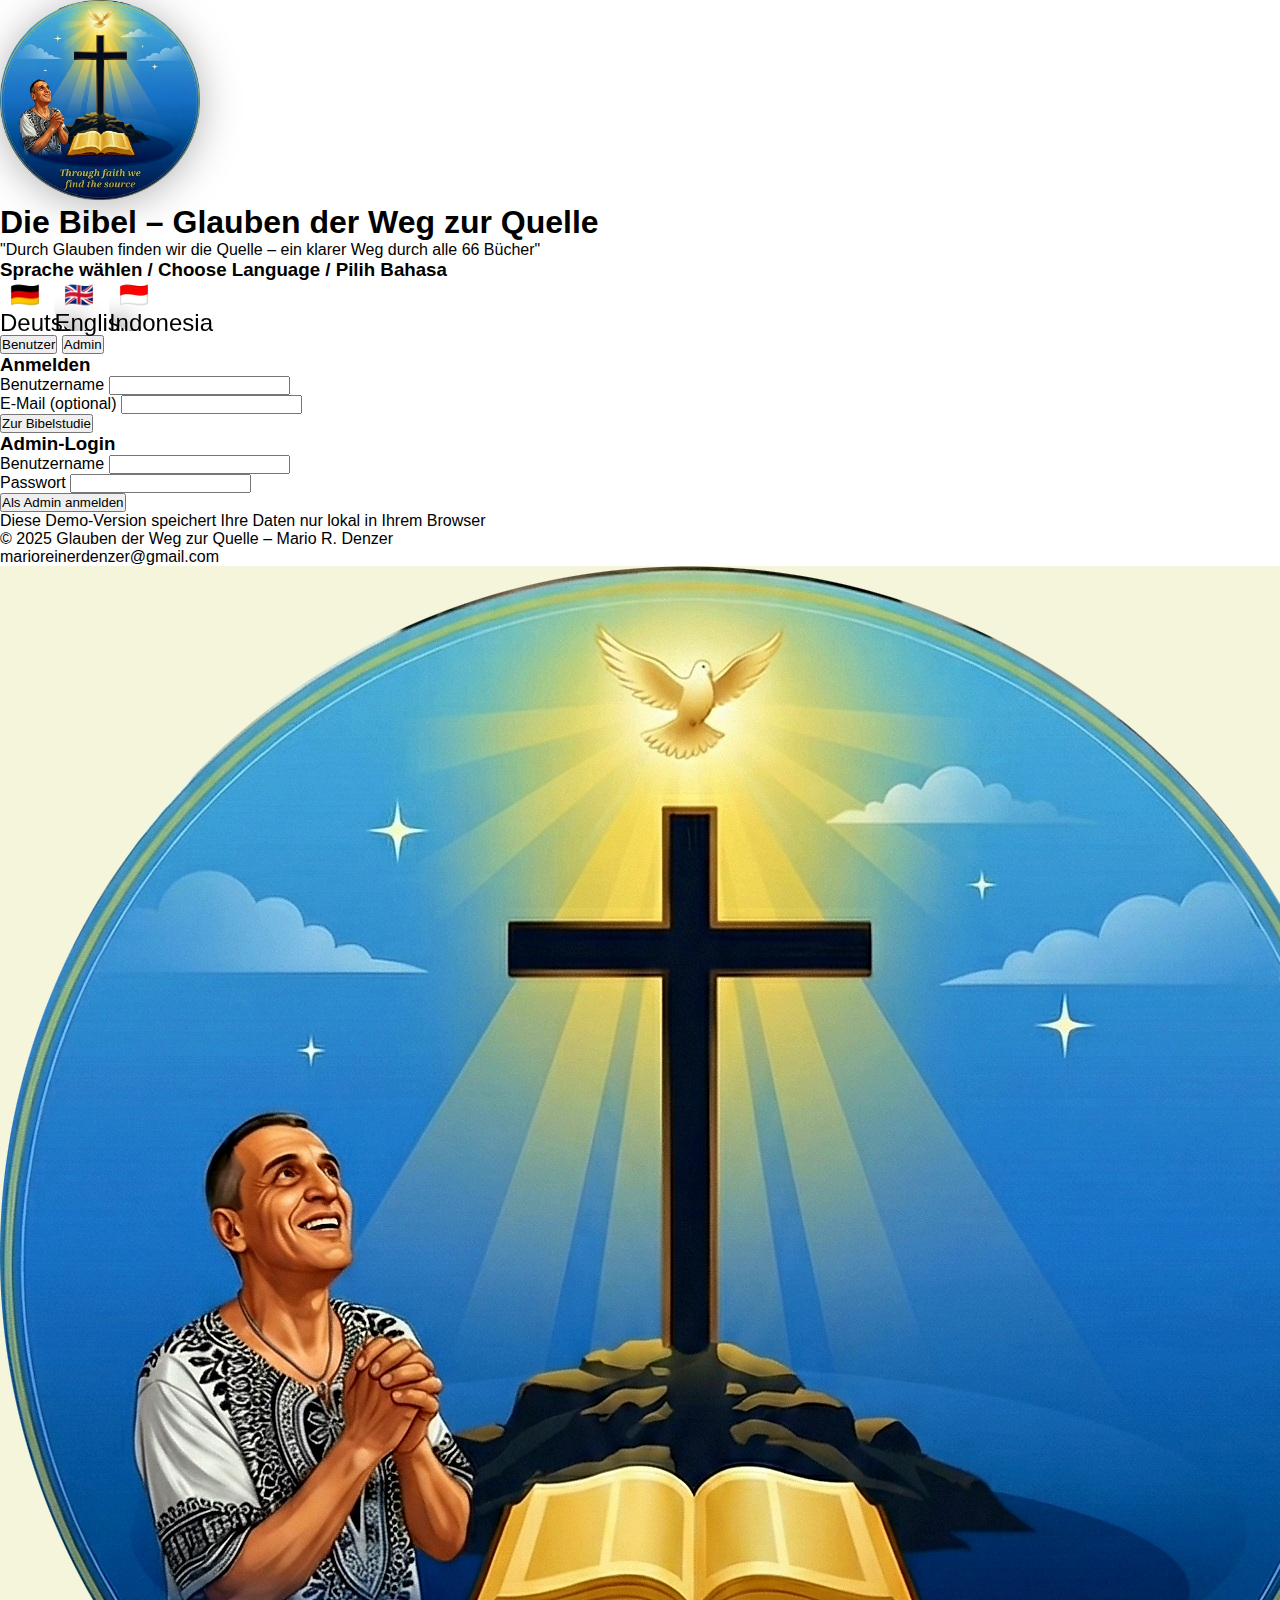
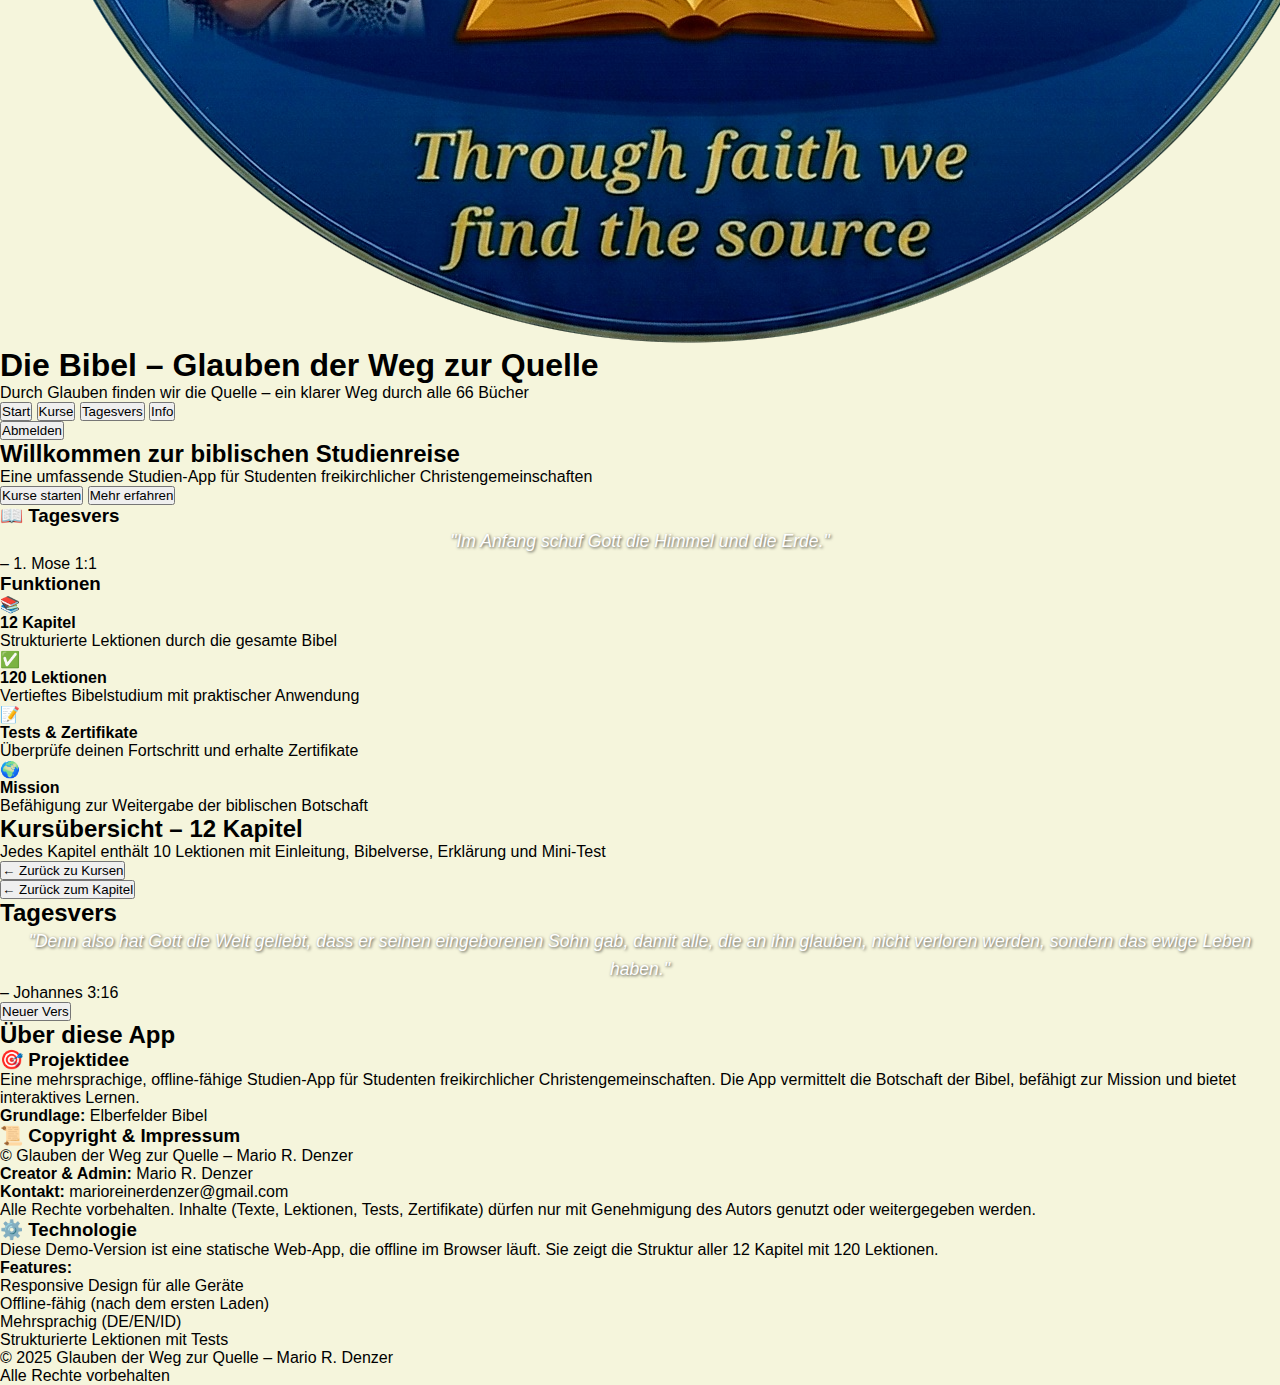
<file: docs/index.html>
<!DOCTYPE html>
<html lang="de">
<head>
    <meta charset="UTF-8">
    <meta name="viewport" content="width=device-width, initial-scale=1.0">
    <title>Die Bibel – Glauben der Weg zur Quelle</title>
    <link rel="stylesheet" href="styles.css">
</head>
<body>
    <!-- Login/Start Page -->
    <div id="login-page" class="login-page active">
        <div class="login-container">
            <div class="spiritual-background">
                <div class="light-rays"></div>
                <div class="floating-elements">
                    <div class="dove"></div>
                    <div class="cross"></div>
                </div>
            </div>
            
            <div class="login-card">
                <div class="logo-container">
                    <img src="logo.png" alt="Logo" class="main-logo">
                </div>
                
                <h1 class="app-title">Die Bibel – Glauben der Weg zur Quelle</h1>
                <p class="app-claim">"Durch Glauben finden wir die Quelle – ein klarer Weg durch alle 66 Bücher"</p>
                
                <div class="language-selection">
                    <h3>Sprache wählen / Choose Language / Pilih Bahasa</h3>
                    <div class="language-buttons">
                        <button class="lang-btn" data-lang="de" onclick="selectLanguage('de')">
                            <span class="lang-flag">🇩🇪</span>
                            <span class="lang-name">Deutsch</span>
                        </button>
                        <button class="lang-btn" data-lang="en" onclick="selectLanguage('en')">
                            <span class="lang-flag">🇬🇧</span>
                            <span class="lang-name">English</span>
                        </button>
                        <button class="lang-btn" data-lang="id" onclick="selectLanguage('id')">
                            <span class="lang-flag">🇮🇩</span>
                            <span class="lang-name">Indonesia</span>
                        </button>
                    </div>
                </div>
                
                <div class="login-form">
                    <div class="login-tabs">
                        <button class="tab-btn active" onclick="showLoginTab('user')" data-i18n="login.userTab">Benutzer</button>
                        <button class="tab-btn" onclick="showLoginTab('admin')" data-i18n="login.adminTab">Admin</button>
                    </div>
                    
                    <!-- User Login -->
                    <div id="user-login-form" class="login-tab-content active">
                        <h3 data-i18n="login.title">Anmelden</h3>
                        <form onsubmit="handleLogin(event)">
                            <div class="form-group">
                                <label for="username" data-i18n="login.username">Benutzername</label>
                                <input type="text" id="username" name="username" required>
                            </div>
                            <div class="form-group">
                                <label for="email" data-i18n="login.email">E-Mail (optional)</label>
                                <input type="email" id="email" name="email">
                            </div>
                            <button type="submit" class="btn-login" data-i18n="login.submit">Zur Bibelstudie</button>
                        </form>
                    </div>
                    
                    <!-- Admin Login -->
                    <div id="admin-login-form" class="login-tab-content">
                        <h3 data-i18n="login.adminTitle">Admin-Login</h3>
                        <form onsubmit="handleAdminLogin(event)">
                            <div class="form-group">
                                <label for="admin-username" data-i18n="login.username">Benutzername</label>
                                <input type="text" id="admin-username" name="admin-username" required>
                            </div>
                            <div class="form-group">
                                <label for="admin-password" data-i18n="login.password">Passwort</label>
                                <input type="password" id="admin-password" name="admin-password" required>
                            </div>
                            <button type="submit" class="btn-login admin-btn" data-i18n="login.adminSubmit">Als Admin anmelden</button>
                        </form>
                    </div>
                    
                    <p class="login-note" data-i18n="login.note">
                        Diese Demo-Version speichert Ihre Daten nur lokal in Ihrem Browser
                    </p>
                </div>
                
                <div class="copyright-footer">
                    <p>© 2025 Glauben der Weg zur Quelle – Mario R. Denzer</p>
                    <p>marioreinerdenzer@gmail.com</p>
                </div>
            </div>
        </div>
    </div>

    <!-- Main Application -->
    <div id="main-app" class="main-app">
        <!-- Header -->
        <header class="header">
            <div class="container">
                <div class="logo-section">
                    <div class="logo">
                        <img src="logo.png" alt="Logo" class="header-logo">
                    </div>
                    <div class="branding">
                        <h1 data-i18n="app.title">Die Bibel – Glauben der Weg zur Quelle</h1>
                        <p class="claim" data-i18n="app.claim">Durch Glauben finden wir die Quelle – ein klarer Weg durch alle 66 Bücher</p>
                    </div>
                </div>
                <nav class="nav">
                    <button class="nav-btn" onclick="showView('home')" data-i18n="nav.home">Start</button>
                    <button class="nav-btn" onclick="showView('courses')" data-i18n="nav.courses">Kurse</button>
                    <button class="nav-btn" onclick="showView('daily')" data-i18n="nav.daily">Tagesvers</button>
                    <button class="nav-btn" onclick="showView('about')" data-i18n="nav.about">Info</button>
                    <div class="user-menu">
                        <span class="user-name" id="user-name-display"></span>
                        <button class="btn-logout" onclick="logout()" data-i18n="nav.logout">Abmelden</button>
                    </div>
                </nav>
            </div>
        </header>

        <!-- Main Content -->
        <main class="main">
            <!-- Home View -->
            <div id="home-view" class="view active">
                <div class="container">
                    <section class="hero">
                        <h2 data-i18n="home.welcome">Willkommen zur biblischen Studienreise</h2>
                        <p data-i18n="home.subtitle">Eine umfassende Studien-App für Studenten freikirchlicher Christengemeinschaften</p>
                        <div class="cta-buttons">
                            <button class="btn btn-primary" onclick="showView('courses')" data-i18n="home.startCourses">Kurse starten</button>
                            <button class="btn btn-secondary" onclick="showView('about')" data-i18n="home.learnMore">Mehr erfahren</button>
                        </div>
                    </section>

                    <section class="daily-verse-preview">
                        <h3 data-i18n="home.dailyVerse">📖 Tagesvers</h3>
                        <div class="verse-card" id="daily-verse-preview">
                            <p class="verse-text">"Im Anfang schuf Gott die Himmel und die Erde."</p>
                            <p class="verse-ref">– 1. Mose 1:1</p>
                        </div>
                    </section>

                    <section class="features">
                        <h3 data-i18n="home.features">Funktionen</h3>
                        <div class="feature-grid">
                            <div class="feature-card">
                                <div class="feature-icon">📚</div>
                                <h4 data-i18n="features.chapters">12 Kapitel</h4>
                                <p data-i18n="features.chaptersDesc">Strukturierte Lektionen durch die gesamte Bibel</p>
                            </div>
                            <div class="feature-card">
                                <div class="feature-icon">✅</div>
                                <h4 data-i18n="features.lessons">120 Lektionen</h4>
                                <p data-i18n="features.lessonsDesc">Vertieftes Bibelstudium mit praktischer Anwendung</p>
                            </div>
                            <div class="feature-card">
                                <div class="feature-icon">📝</div>
                                <h4 data-i18n="features.tests">Tests & Zertifikate</h4>
                                <p data-i18n="features.testsDesc">Überprüfe deinen Fortschritt und erhalte Zertifikate</p>
                            </div>
                            <div class="feature-card">
                                <div class="feature-icon">🌍</div>
                                <h4 data-i18n="features.mission">Mission</h4>
                                <p data-i18n="features.missionDesc">Befähigung zur Weitergabe der biblischen Botschaft</p>
                            </div>
                        </div>
                    </section>
                </div>
            </div>

            <!-- Courses View -->
            <div id="courses-view" class="view">
                <div class="container">
                    <h2 data-i18n="courses.title">Kursübersicht – 12 Kapitel</h2>
                    <p class="subtitle" data-i18n="courses.subtitle">Jedes Kapitel enthält 10 Lektionen mit Einleitung, Bibelverse, Erklärung und Mini-Test</p>
                    
                    <div class="chapters-grid" id="chapters-grid"></div>
                </div>
            </div>

            <!-- Chapter Detail View -->
            <div id="chapter-view" class="view">
                <div class="container">
                    <button class="back-btn" onclick="showView('courses')" data-i18n="nav.back">← Zurück zu Kursen</button>
                    <div id="chapter-detail"></div>
                </div>
            </div>

            <!-- Lesson View -->
            <div id="lesson-view" class="view">
                <div class="container">
                    <button class="back-btn" onclick="goBackToChapter()" data-i18n="nav.backChapter">← Zurück zum Kapitel</button>
                    <div id="lesson-detail"></div>
                </div>
            </div>

            <!-- Daily Verse View -->
            <div id="daily-view" class="view">
                <div class="container">
                    <h2 data-i18n="daily.title">Tagesvers</h2>
                    <div class="daily-verse-card">
                        <div class="verse-card large" id="daily-verse-full">
                            <p class="verse-text">"Denn also hat Gott die Welt geliebt, dass er seinen eingeborenen Sohn gab, damit alle, die an ihn glauben, nicht verloren werden, sondern das ewige Leben haben."</p>
                            <p class="verse-ref">– Johannes 3:16</p>
                        </div>
                        <button class="btn btn-secondary" onclick="generateNewVerse()" data-i18n="daily.newVerse">Neuer Vers</button>
                    </div>
                </div>
            </div>

            <!-- About View -->
            <div id="about-view" class="view">
                <div class="container">
                    <h2 data-i18n="about.title">Über diese App</h2>
                    <div class="about-content">
                        <section class="about-section">
                            <h3>🎯 <span data-i18n="about.projectTitle">Projektidee</span></h3>
                            <p data-i18n="about.projectDesc">Eine mehrsprachige, offline-fähige Studien-App für Studenten freikirchlicher Christengemeinschaften. Die App vermittelt die Botschaft der Bibel, befähigt zur Mission und bietet interaktives Lernen.</p>
                            <p><strong data-i18n="about.basis">Grundlage:</strong> <span data-i18n="about.basisText">Elberfelder Bibel</span></p>
                        </section>

                        <section class="about-section">
                            <h3>📜 <span data-i18n="about.copyrightTitle">Copyright & Impressum</span></h3>
                            <p>© Glauben der Weg zur Quelle – Mario R. Denzer</p>
                            <p><strong>Creator & Admin:</strong> Mario R. Denzer</p>
                            <p><strong>Kontakt:</strong> marioreinerdenzer@gmail.com</p>
                            <p class="copyright-notice" data-i18n="about.copyrightNotice">Alle Rechte vorbehalten. Inhalte (Texte, Lektionen, Tests, Zertifikate) dürfen nur mit Genehmigung des Autors genutzt oder weitergegeben werden.</p>
                        </section>

                        <section class="about-section">
                            <h3>⚙️ <span data-i18n="about.techTitle">Technologie</span></h3>
                            <p data-i18n="about.techDesc">Diese Demo-Version ist eine statische Web-App, die offline im Browser läuft. Sie zeigt die Struktur aller 12 Kapitel mit 120 Lektionen.</p>
                            <p><strong data-i18n="about.featuresTitle">Features:</strong></p>
                            <ul>
                                <li data-i18n="about.feature1">Responsive Design für alle Geräte</li>
                                <li data-i18n="about.feature2">Offline-fähig (nach dem ersten Laden)</li>
                                <li data-i18n="about.feature3">Mehrsprachig (DE/EN/ID)</li>
                                <li data-i18n="about.feature4">Strukturierte Lektionen mit Tests</li>
                            </ul>
                        </section>
                    </div>
                </div>
            </div>
        </main>

        <!-- Footer -->
        <footer class="footer">
            <div class="container">
                <p>&copy; 2025 Glauben der Weg zur Quelle – Mario R. Denzer</p>
                <p data-i18n="footer.rights">Alle Rechte vorbehalten</p>
            </div>
        </footer>
    </div>

    <script src="translations.js"></script>
    <script src="data.js"></script>
    <script src="app.js"></script>
</body>
</html>
</file>
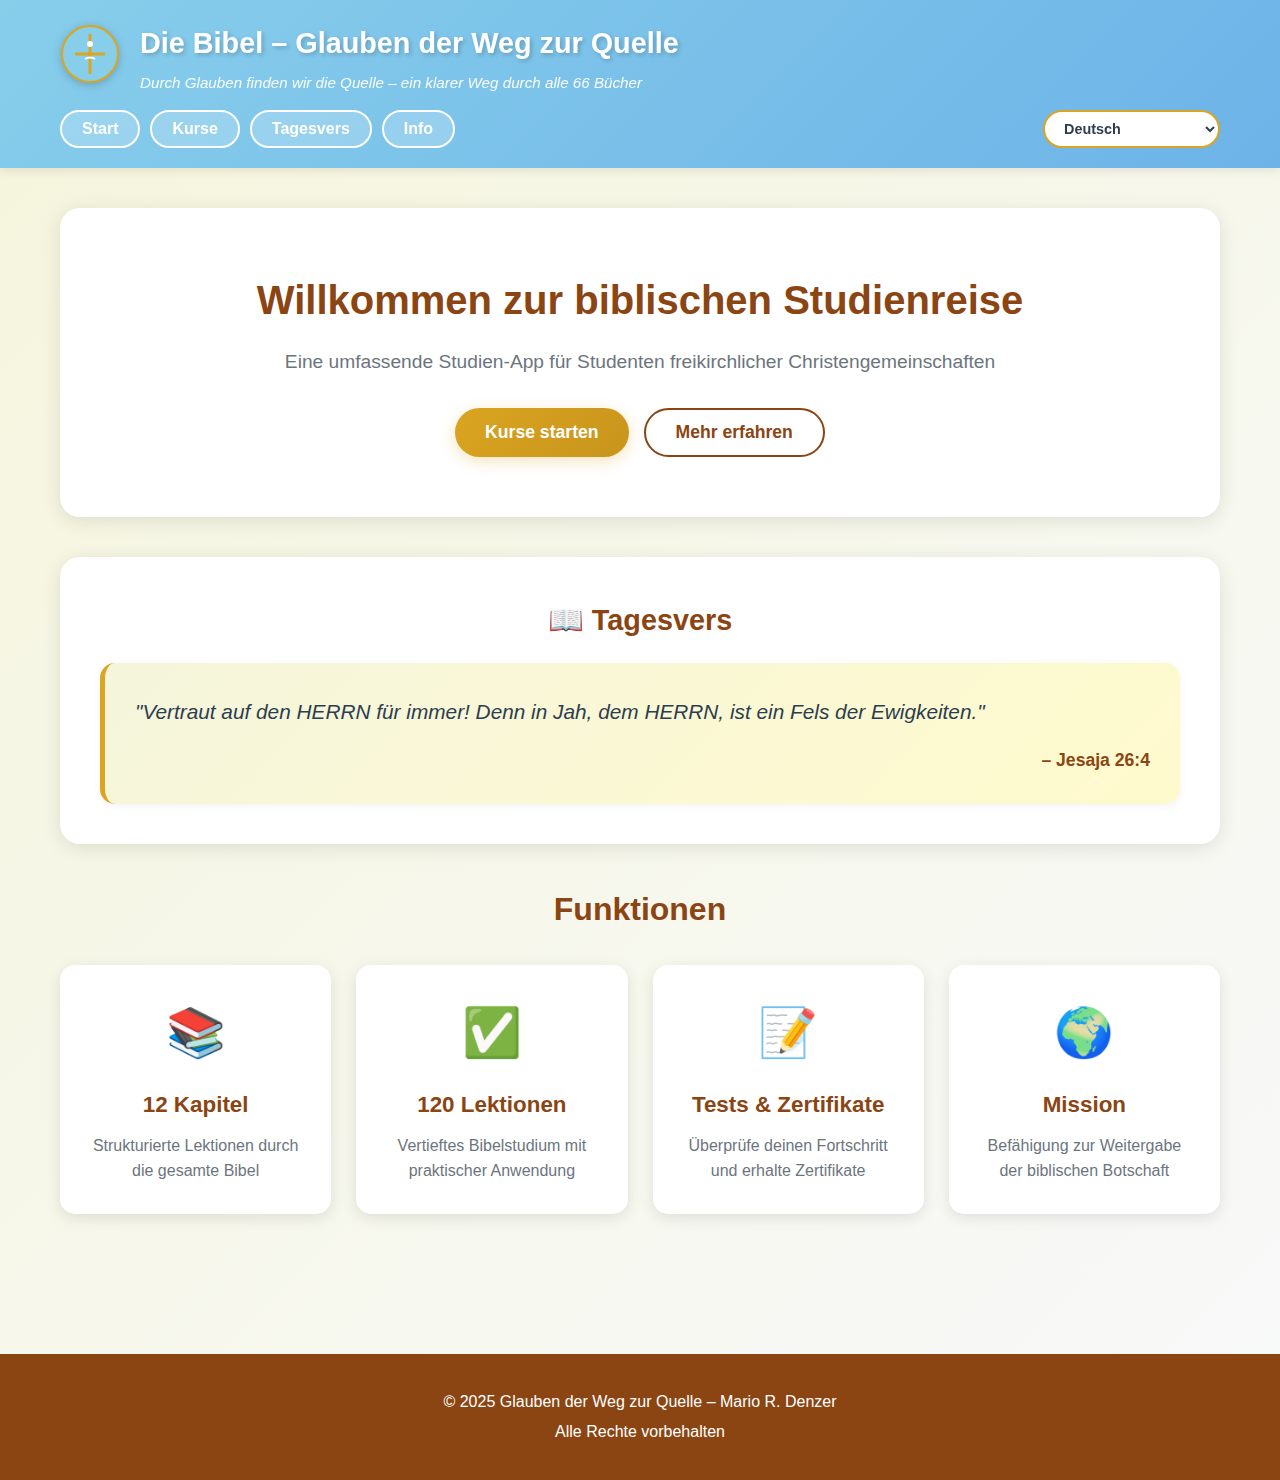
<file: webapp/index.html>
<!DOCTYPE html>
<html lang="de">
<head>
    <meta charset="UTF-8">
    <meta name="viewport" content="width=device-width, initial-scale=1.0">
    <title>Die Bibel – Glauben der Weg zur Quelle</title>
    <link rel="stylesheet" href="styles.css">
</head>
<body>
    <!-- Header -->
    <header class="header">
        <div class="container">
            <div class="logo-section">
                <div class="logo">
                    <svg width="60" height="60" viewBox="0 0 60 60">
                        <circle cx="30" cy="30" r="28" fill="#87CEEB" stroke="#DAA520" stroke-width="2"/>
                        <path d="M30 10 L30 50 M15 30 L45 30" stroke="#DAA520" stroke-width="3"/>
                        <circle cx="30" cy="20" r="3" fill="white"/>
                        <path d="M25 35 Q30 32 35 35" stroke="white" stroke-width="2" fill="none"/>
                    </svg>
                </div>
                <div class="branding">
                    <h1>Die Bibel – Glauben der Weg zur Quelle</h1>
                    <p class="claim">Durch Glauben finden wir die Quelle – ein klarer Weg durch alle 66 Bücher</p>
                </div>
            </div>
            <nav class="nav">
                <button class="nav-btn" onclick="showView('home')">Start</button>
                <button class="nav-btn" onclick="showView('courses')">Kurse</button>
                <button class="nav-btn" onclick="showView('daily')">Tagesvers</button>
                <button class="nav-btn" onclick="showView('about')">Info</button>
                <select id="language" class="lang-select">
                    <option value="de">Deutsch</option>
                    <option value="en">English</option>
                    <option value="id">Bahasa Indonesia</option>
                </select>
            </nav>
        </div>
    </header>

    <!-- Main Content -->
    <main class="main">
        <!-- Home View -->
        <div id="home-view" class="view active">
            <div class="container">
                <section class="hero">
                    <h2>Willkommen zur biblischen Studienreise</h2>
                    <p>Eine umfassende Studien-App für Studenten freikirchlicher Christengemeinschaften</p>
                    <div class="cta-buttons">
                        <button class="btn btn-primary" onclick="showView('courses')">Kurse starten</button>
                        <button class="btn btn-secondary" onclick="showView('about')">Mehr erfahren</button>
                    </div>
                </section>

                <section class="daily-verse-preview">
                    <h3>📖 Tagesvers</h3>
                    <div class="verse-card" id="daily-verse-preview">
                        <p class="verse-text">"Im Anfang schuf Gott die Himmel und die Erde."</p>
                        <p class="verse-ref">– 1. Mose 1:1</p>
                    </div>
                </section>

                <section class="features">
                    <h3>Funktionen</h3>
                    <div class="feature-grid">
                        <div class="feature-card">
                            <div class="feature-icon">📚</div>
                            <h4>12 Kapitel</h4>
                            <p>Strukturierte Lektionen durch die gesamte Bibel</p>
                        </div>
                        <div class="feature-card">
                            <div class="feature-icon">✅</div>
                            <h4>120 Lektionen</h4>
                            <p>Vertieftes Bibelstudium mit praktischer Anwendung</p>
                        </div>
                        <div class="feature-card">
                            <div class="feature-icon">📝</div>
                            <h4>Tests & Zertifikate</h4>
                            <p>Überprüfe deinen Fortschritt und erhalte Zertifikate</p>
                        </div>
                        <div class="feature-card">
                            <div class="feature-icon">🌍</div>
                            <h4>Mission</h4>
                            <p>Befähigung zur Weitergabe der biblischen Botschaft</p>
                        </div>
                    </div>
                </section>
            </div>
        </div>

        <!-- Courses View -->
        <div id="courses-view" class="view">
            <div class="container">
                <h2>Kursübersicht – 12 Kapitel</h2>
                <p class="subtitle">Jedes Kapitel enthält 10 Lektionen mit Einleitung, Bibelverse, Erklärung und Mini-Test</p>
                
                <div class="chapters-grid" id="chapters-grid"></div>
            </div>
        </div>

        <!-- Chapter Detail View -->
        <div id="chapter-view" class="view">
            <div class="container">
                <button class="back-btn" onclick="showView('courses')">← Zurück zu Kursen</button>
                <div id="chapter-detail"></div>
            </div>
        </div>

        <!-- Lesson View -->
        <div id="lesson-view" class="view">
            <div class="container">
                <button class="back-btn" onclick="goBackToChapter()">← Zurück zum Kapitel</button>
                <div id="lesson-detail"></div>
            </div>
        </div>

        <!-- Daily Verse View -->
        <div id="daily-view" class="view">
            <div class="container">
                <h2>Tagesvers</h2>
                <div class="daily-verse-card">
                    <div class="verse-card large" id="daily-verse-full">
                        <p class="verse-text">"Denn also hat Gott die Welt geliebt, dass er seinen eingeborenen Sohn gab, damit alle, die an ihn glauben, nicht verloren werden, sondern das ewige Leben haben."</p>
                        <p class="verse-ref">– Johannes 3:16</p>
                    </div>
                    <button class="btn btn-secondary" onclick="generateNewVerse()">Neuer Vers</button>
                </div>
            </div>
        </div>

        <!-- About View -->
        <div id="about-view" class="view">
            <div class="container">
                <h2>Über diese App</h2>
                <div class="about-content">
                    <section class="about-section">
                        <h3>🎯 Projektidee</h3>
                        <p>Eine mehrsprachige, offline-fähige Studien-App für Studenten freikirchlicher Christengemeinschaften. Die App vermittelt die Botschaft der Bibel, befähigt zur Mission und bietet interaktives Lernen.</p>
                        <p><strong>Grundlage:</strong> Elberfelder Bibel</p>
                    </section>

                    <section class="about-section">
                        <h3>📜 Copyright & Impressum</h3>
                        <p>© Glauben der Weg zur Quelle – Mario R. Denzer</p>
                        <p><strong>Creator & Admin:</strong> Mario R. Denzer</p>
                        <p><strong>Kontakt:</strong> marioreinerdenzer@gmail.com</p>
                        <p class="copyright-notice">Alle Rechte vorbehalten. Inhalte (Texte, Lektionen, Tests, Zertifikate) dürfen nur mit Genehmigung des Autors genutzt oder weitergegeben werden.</p>
                    </section>

                    <section class="about-section">
                        <h3>⚙️ Technologie</h3>
                        <p>Diese Demo-Version ist eine statische Web-App, die offline im Browser läuft. Sie zeigt die Struktur aller 12 Kapitel mit 120 Lektionen.</p>
                        <p><strong>Features:</strong></p>
                        <ul>
                            <li>Responsive Design für alle Geräte</li>
                            <li>Offline-fähig (nach dem ersten Laden)</li>
                            <li>Mehrsprachig (DE/EN/ID)</li>
                            <li>Strukturierte Lektionen mit Tests</li>
                        </ul>
                    </section>
                </div>
            </div>
        </div>
    </main>

    <!-- Footer -->
    <footer class="footer">
        <div class="container">
            <p>&copy; 2025 Glauben der Weg zur Quelle – Mario R. Denzer</p>
            <p>Alle Rechte vorbehalten</p>
        </div>
    </footer>

    <script src="data.js"></script>
    <script src="app.js"></script>
</body>
</html>
</file>
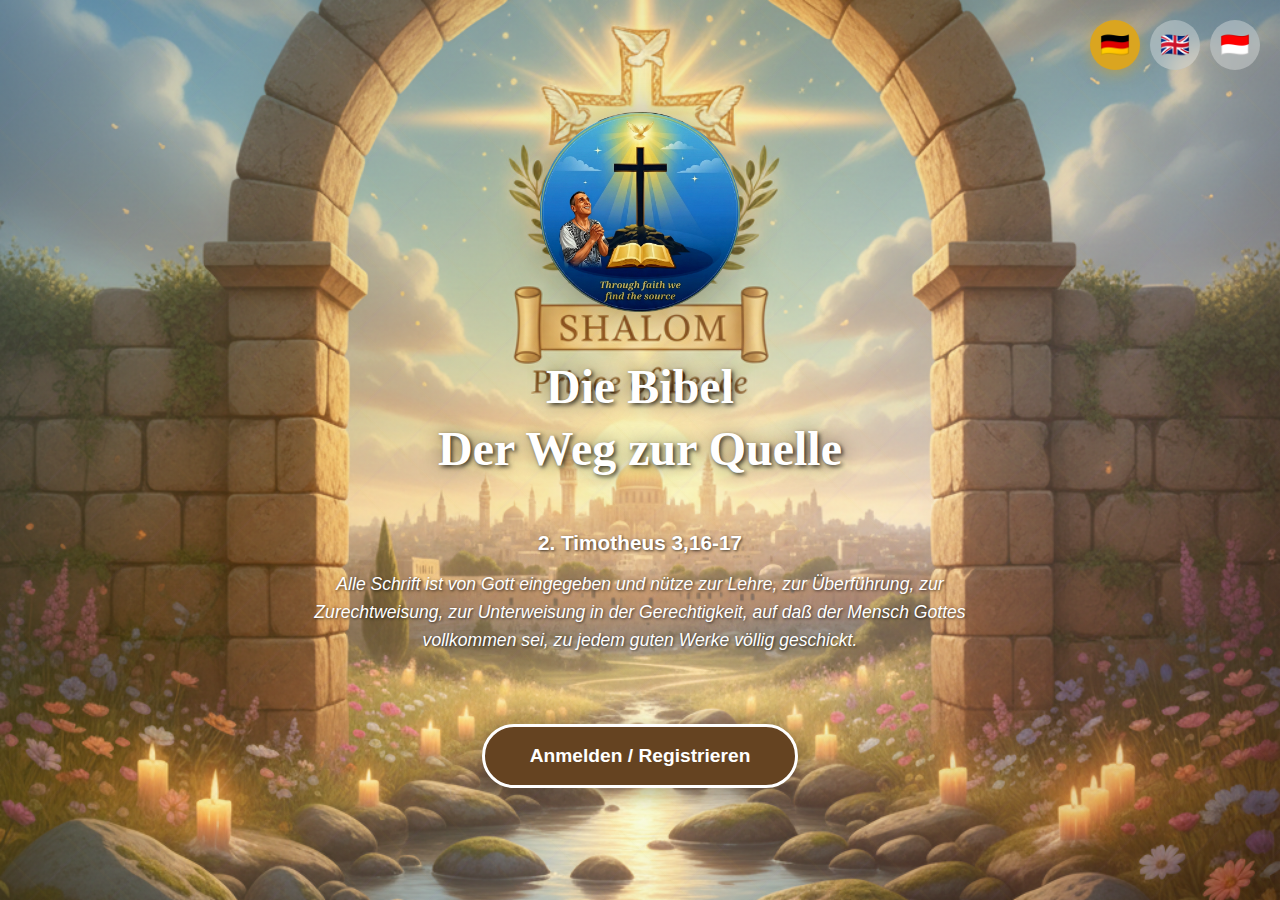
<file: docs/index-backup-20251212.html>
<!DOCTYPE html>
<html lang="de">
<head>
    <meta charset="UTF-8">
    <meta name="viewport" content="width=device-width, initial-scale=1.0">
    <title>Die Bibel – Glauben der Weg zur Quelle</title>
    <link rel="stylesheet" href="styles.css">
</head>
<body>
    <!-- Layer 1: Branding & Entry -->
    <div id="branding-layer" class="branding-layer">
        <!-- Language Selection -->
        <div class="lang-selector">
            <button class="lang-btn selected" data-lang="de" onclick="selectLanguage('de')">🇩🇪</button>
            <button class="lang-btn" data-lang="en" onclick="selectLanguage('en')">🇬🇧</button>
            <button class="lang-btn" data-lang="id" onclick="selectLanguage('id')">🇮🇩</button>
        </div>

        <div class="branding-content">
            <!-- Pulsing Logo -->
            <div class="logo-wrapper">
                <img src="logo.png" alt="Logo" class="main-logo">
            </div>
            
            <!-- Title - Two Lines -->
            <h1 class="main-title">
                <span class="title-line1">Die Bibel</span>
                <span class="title-line2">Der Weg zur Quelle</span>
            </h1>
            
            <!-- Bible Verse -->
            <div class="bible-verse">
                <p class="verse-reference">2. Timotheus 3,16-17</p>
                <p class="verse-text">Alle Schrift ist von Gott eingegeben und nütze zur Lehre, zur Überführung, zur Zurechtweisung, zur Unterweisung in der Gerechtigkeit, auf daß der Mensch Gottes vollkommen sei, zu jedem guten Werke völlig geschickt.</p>
            </div>
            
            <!-- Entry Button -->
            <button class="entry-button" onclick="showRegistrationOverlay()">
                <span data-i18n="branding.button">Anmelden / Registrieren</span>
            </button>
        </div>
    </div>

    <!-- Layer 2: Registration Overlay -->
    <div id="registration-overlay" class="registration-overlay">
        <div class="overlay-content">
            <button class="close-overlay" onclick="closeRegistrationOverlay()">✕</button>
            
            <h2 class="overlay-title" data-i18n="registration.title">Registrierung</h2>
            
            <form id="registration-form" onsubmit="handleRegistration(event)">
                <!-- First Name -->
                <div class="form-field">
                    <label for="vorname" data-i18n="registration.firstName">Vorname</label>
                    <input type="text" id="vorname" name="vorname" required>
                </div>
                
                <!-- Last Name -->
                <div class="form-field">
                    <label for="nachname" data-i18n="registration.lastName">Nachname</label>
                    <input type="text" id="nachname" name="nachname" required>
                </div>
                
                <!-- Date of Birth -->
                <div class="form-field">
                    <label for="geburtsdatum" data-i18n="registration.dob">Geburtsdatum</label>
                    <input type="date" id="geburtsdatum" name="geburtsdatum" required>
                </div>
                
                <!-- Email -->
                <div class="form-field">
                    <label for="email" data-i18n="registration.email">E-Mail-Adresse</label>
                    <input type="email" id="email" name="email" required>
                </div>
                
                <!-- Location -->
                <div class="form-field">
                    <label for="wohnort" data-i18n="registration.location">Wohnort / Land</label>
                    <input type="text" id="wohnort" name="wohnort" required>
                </div>
                
                <!-- Language -->
                <div class="form-field">
                    <label for="sprache" data-i18n="registration.language">Sprache</label>
                    <select id="sprache" name="sprache" required>
                        <option value="de">Deutsch</option>
                        <option value="en">English</option>
                        <option value="id">Indonesia</option>
                    </select>
                </div>
                
                <!-- Privacy Notice -->
                <p class="privacy-notice" data-i18n="registration.privacy">Diese Daten werden ausschließlich für dein persönliches Zertifikat genutzt und sind nicht übertragbar.</p>
                
                <!-- Buttons -->
                <div class="form-actions">
                    <button type="submit" class="btn-register" data-i18n="registration.submit">Registrieren</button>
                    <button type="button" class="btn-cancel" onclick="closeRegistrationOverlay()" data-i18n="registration.cancel">Abbrechen</button>
                </div>
            </form>
            
            <!-- Password Display (shown after registration) -->
            <div id="password-display" class="password-display" style="display: none;">
                <h3 data-i18n="registration.passwordTitle">Ihr Passwort</h3>
                <p data-i18n="registration.passwordInfo">Ihr automatisch generiertes Passwort lautet:</p>
                <div class="password-box">
                    <span id="generated-password"></span>
                </div>
                <p class="password-hint" data-i18n="registration.passwordHint">Bitte notieren Sie sich dieses Passwort. Sie können es später ändern.</p>
                <button class="btn-continue" onclick="continueToApp()" data-i18n="registration.continue">Weiter zur App</button>
            </div>
        </div>
    </div>

    <!-- Main App (Hidden initially) -->
    <div id="main-app" class="main-app" style="display: none;">
        <div class="app-header">
            <img src="logo.png" alt="Logo" class="app-logo">
            <h2 data-i18n="app.title">Bibelstudie</h2>
            <div class="user-info">
                <span id="user-name"></span>
                <button onclick="logout()" data-i18n="app.logout">Abmelden</button>
            </div>
        </div>
        <div class="app-content">
            <p data-i18n="app.welcome">Willkommen zur Bibelstudie-App!</p>
            <p>Hier werden die 12 Kapitel mit 120 Lektionen erscheinen.</p>
        </div>
    </div>

    <script src="translations.js"></script>
    <script src="app.js"></script>
</body>
</html>
</file>
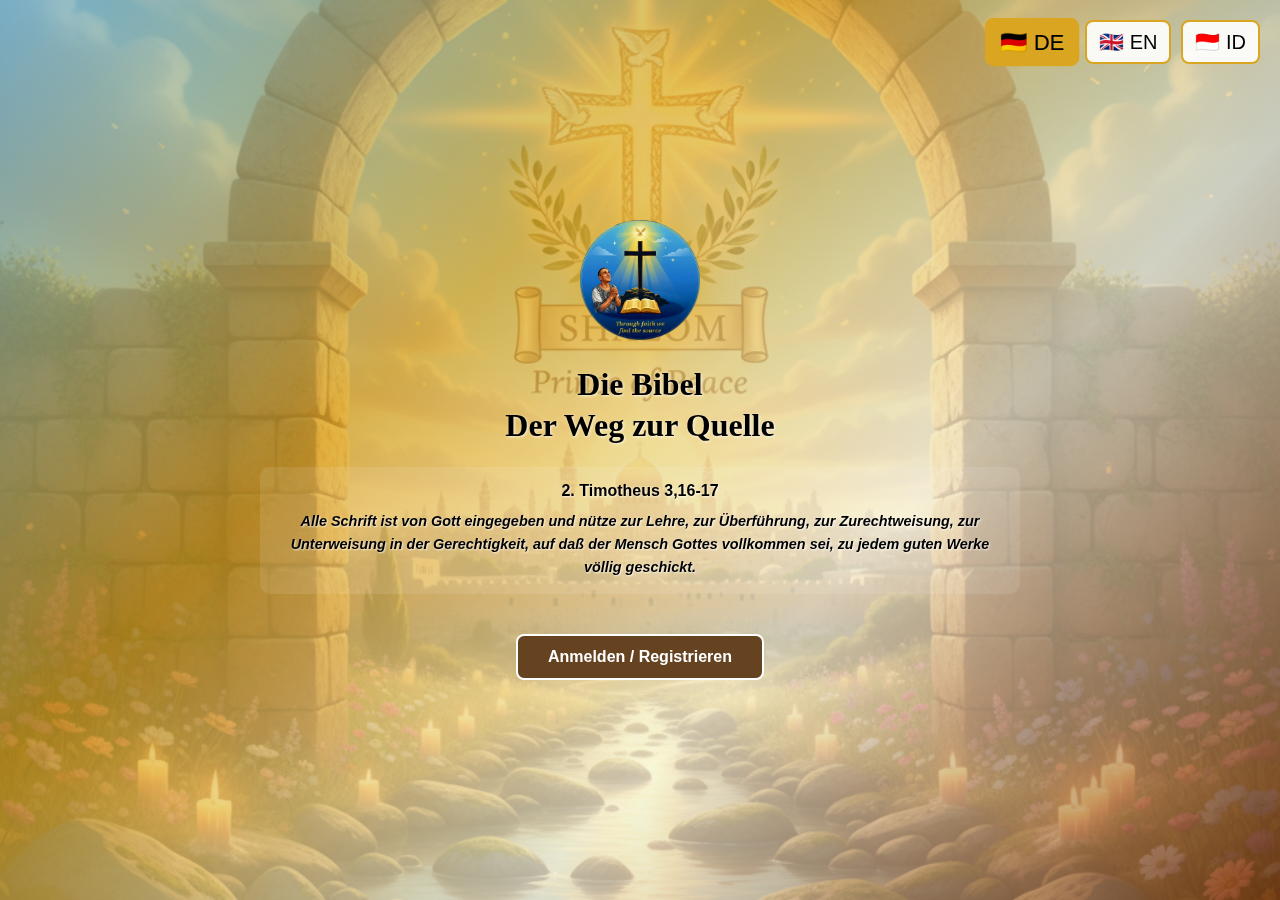
<file: docs/index-new.html>
<!DOCTYPE html>
<html lang="de">
<head>
    <meta charset="UTF-8">
    <meta name="viewport" content="width=device-width, initial-scale=1.0">
    <title>Die Bibel – Der Weg zur Quelle</title>
    <link rel="stylesheet" href="styles-new.css">
</head>
<body>
    <!-- Branding Page -->
    <div id="page-branding" class="page active">
        <!-- Language Selector -->
        <div class="lang-selector">
            <button class="lang-btn active" onclick="changeLang('de')">🇩🇪 DE</button>
            <button class="lang-btn" onclick="changeLang('en')">🇬🇧 EN</button>
            <button class="lang-btn" onclick="changeLang('id')">🇮🇩 ID</button>
        </div>

        <!-- Content -->
        <div class="content-wrapper">
            <img src="logo.png" alt="Logo" class="logo-main">
            
            <h1 class="title-main">
                <div class="title-line">Die Bibel</div>
                <div class="title-line">Der Weg zur Quelle</div>
            </h1>
            
            <div class="verse-box">
                <div class="verse-ref" id="verse-ref">2. Timotheus 3,16-17</div>
                <div class="verse-text" id="verse-text">Alle Schrift ist von Gott eingegeben und nütze zur Lehre, zur Überführung, zur Zurechtweisung, zur Unterweisung in der Gerechtigkeit, auf daß der Mensch Gottes vollkommen sei, zu jedem guten Werke völlig geschickt.</div>
            </div>
            
            <button class="btn-primary" onclick="showRegister()" id="btn-entry">Anmelden / Registrieren</button>
        </div>
    </div>

    <!-- Registration Page -->
    <div id="page-register" class="page">
        <div class="register-box">
            <button class="btn-close" onclick="showBranding()">✕</button>
            
            <h2 id="register-title">Registrierung</h2>
            
            <form id="form-register" onsubmit="return submitRegister(event);">
                <input type="text" id="input-firstname" placeholder="Vorname" required>
                <input type="text" id="input-lastname" placeholder="Nachname" required>
                <input type="date" id="input-dob" required>
                <input type="email" id="input-email" placeholder="E-Mail" required>
                <input type="text" id="input-location" placeholder="Wohnort / Land" required>
                <select id="input-lang" required>
                    <option value="de">Deutsch</option>
                    <option value="en">English</option>
                    <option value="id">Indonesia</option>
                </select>
                
                <p class="privacy-note" id="privacy-note">Diese Daten werden ausschließlich für dein persönliches Zertifikat genutzt.</p>
                
                <div class="btn-group">
                    <button type="submit" class="btn-submit" id="btn-submit">Registrieren</button>
                    <button type="button" class="btn-cancel" onclick="showBranding()" id="btn-cancel">Abbrechen</button>
                </div>
            </form>
            
            <!-- Password Display -->
            <div id="password-result" class="password-result" style="display: none;">
                <h3 id="password-title">Ihr Passwort</h3>
                <div class="password-display" id="password-value"></div>
                <p id="password-hint">Bitte notieren Sie dieses Passwort.</p>
                <button class="btn-continue" onclick="showApp()" id="btn-continue">Weiter zur App</button>
            </div>
        </div>
    </div>

    <!-- Main App Page -->
    <div id="page-app" class="page">
        <div class="app-container">
            <div class="app-header">
                <img src="logo.png" alt="Logo" class="logo-small">
                <h2 id="app-title">Bibelstudie</h2>
                <div class="user-section">
                    <span id="user-display"></span>
                    <button onclick="doLogout()" id="btn-logout">Abmelden</button>
                </div>
            </div>
            <div class="app-content">
                <h3 id="app-welcome">Willkommen zur Bibelstudie-App!</h3>
                <p>Hier erscheinen die 12 Kapitel mit 120 Lektionen.</p>
            </div>
        </div>
    </div>

    <script src="app-new.js"></script>
</body>
</html>
</file>
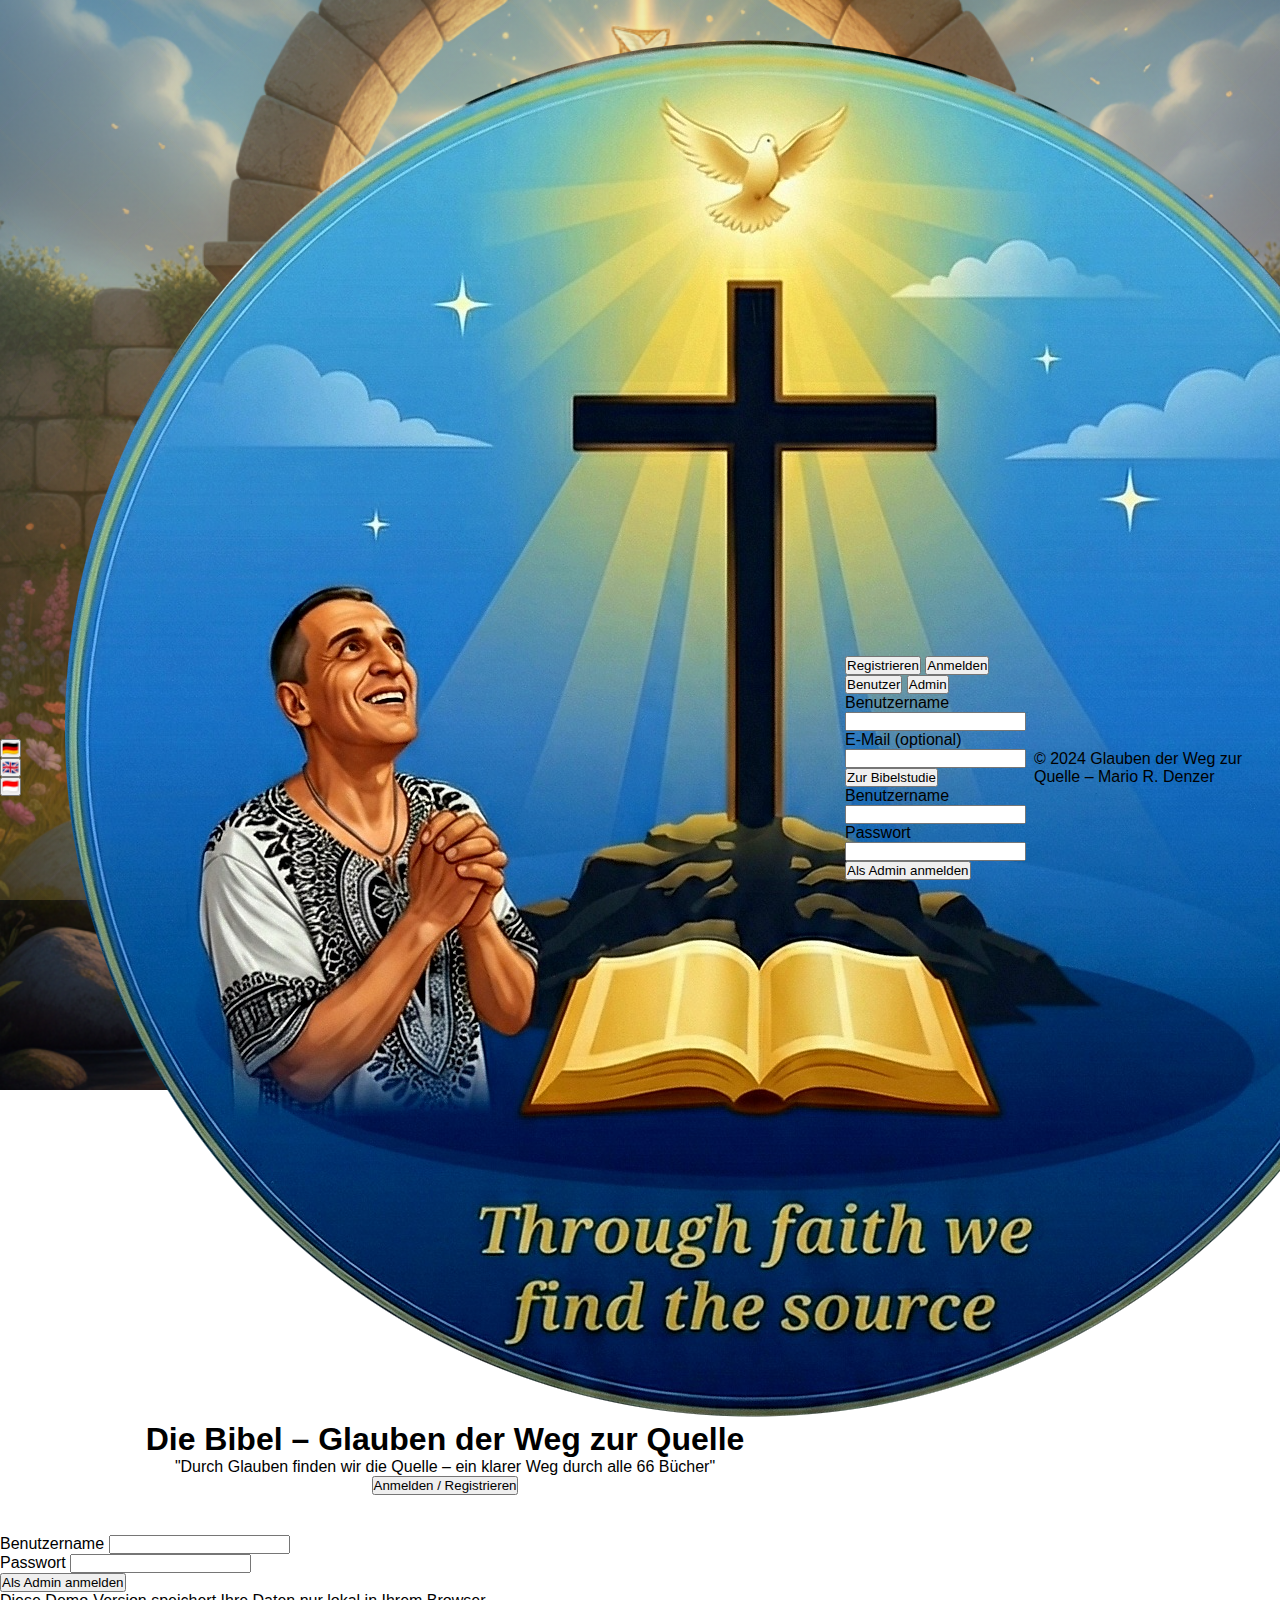
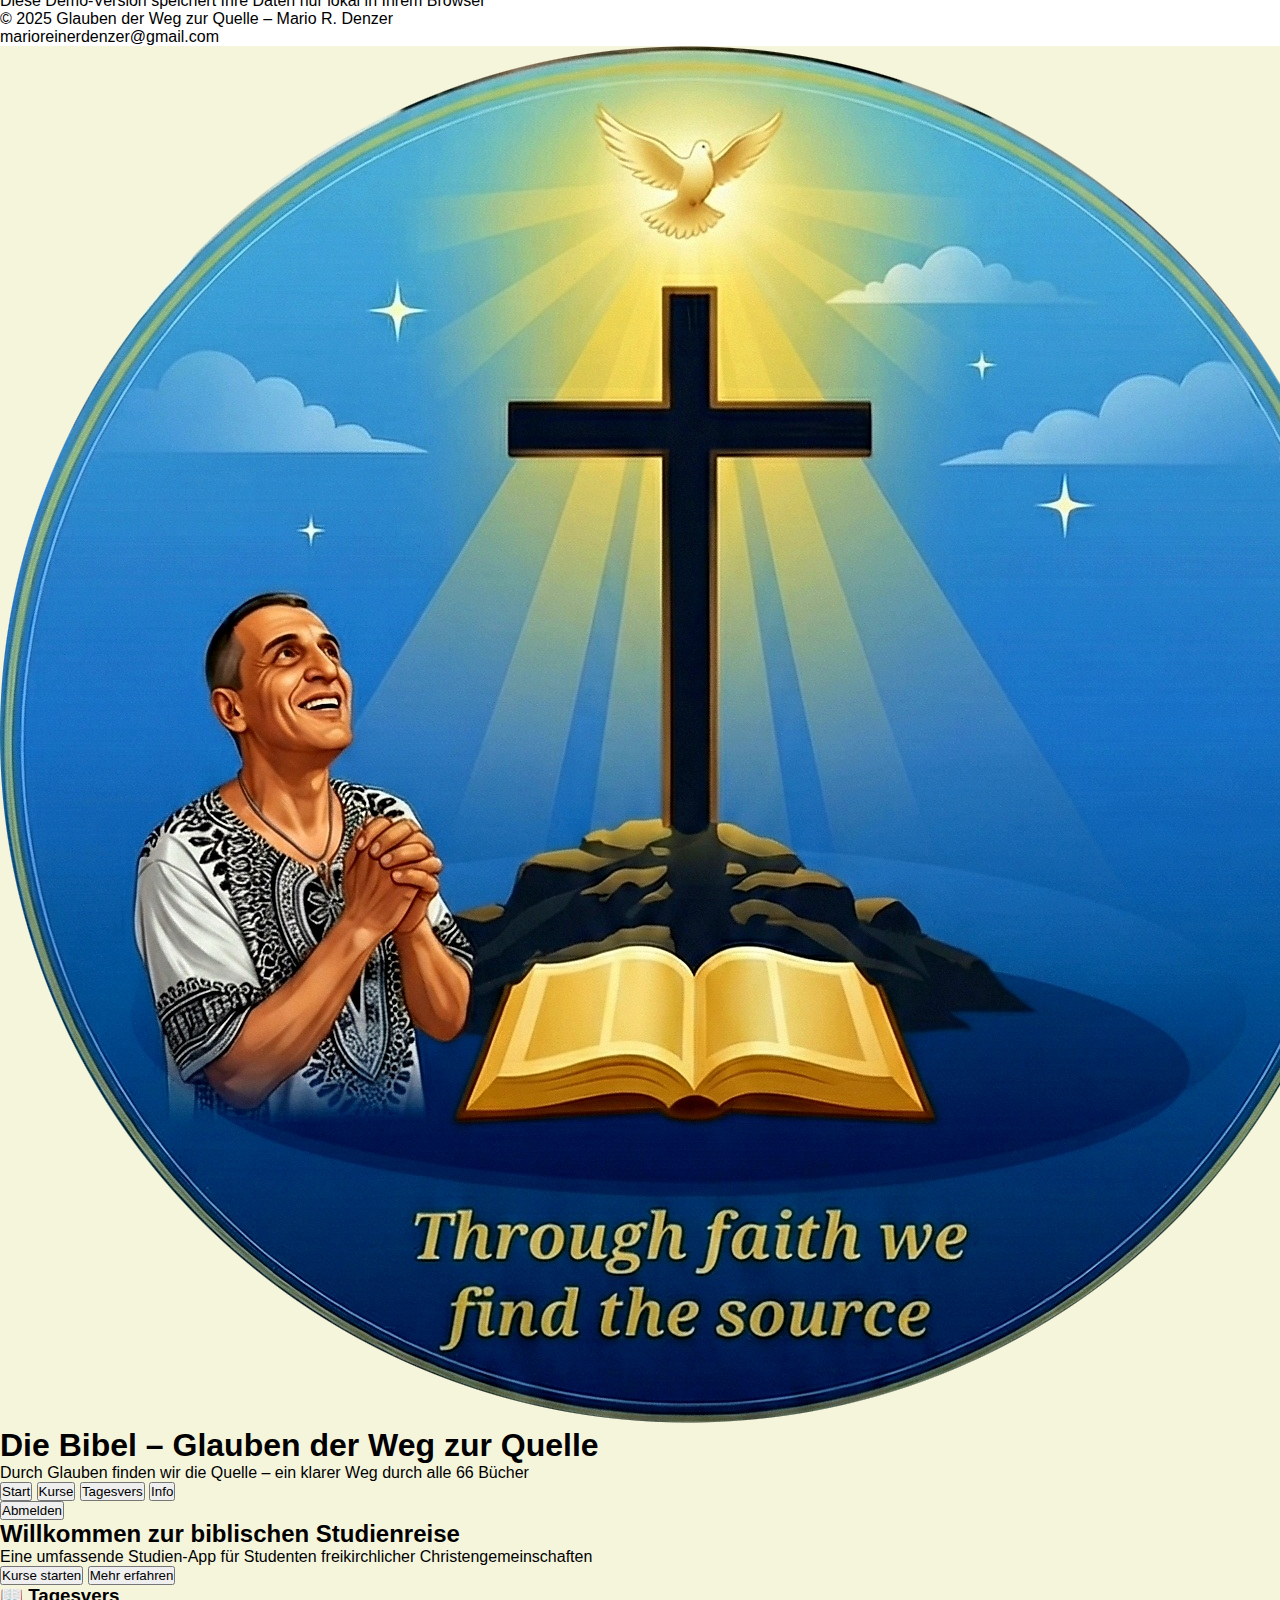
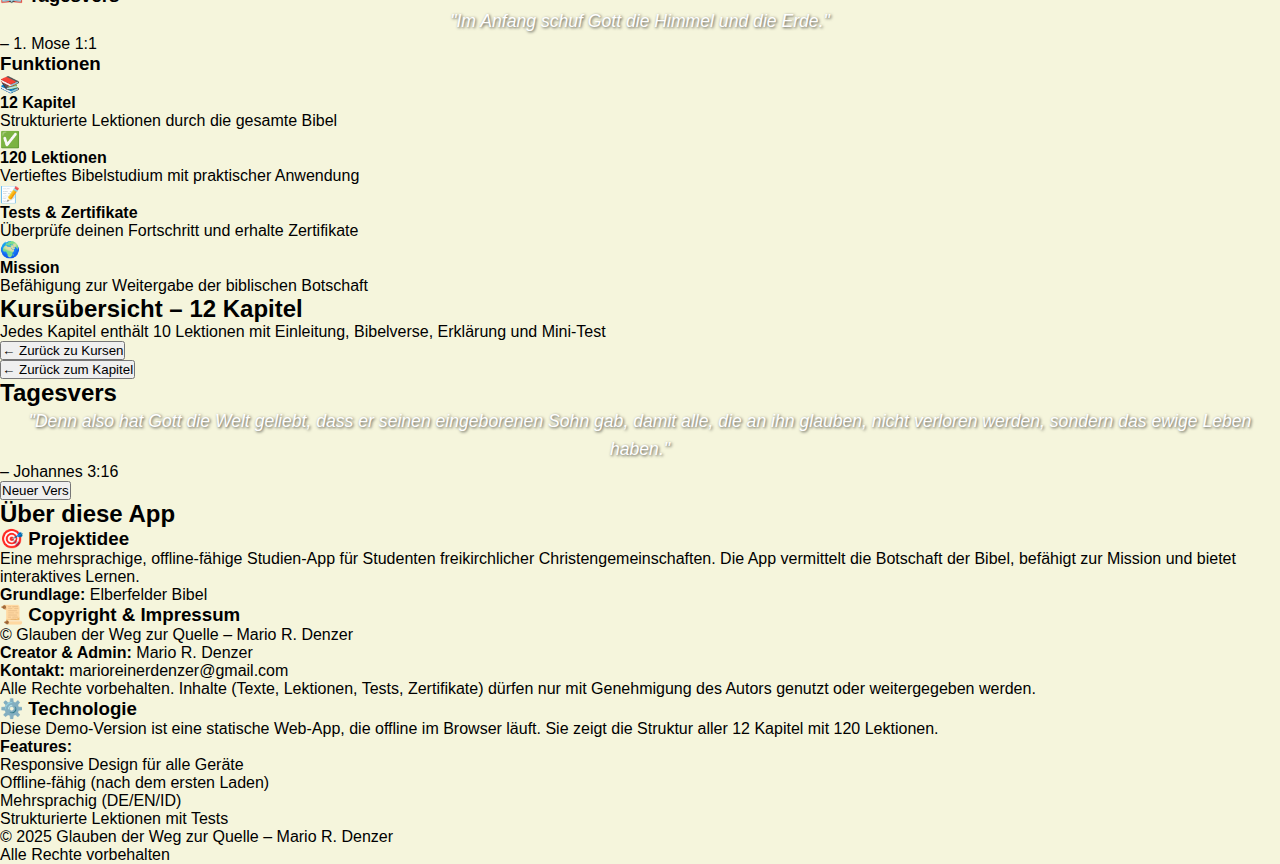
<file: docs/index-old-backup.html>
<!DOCTYPE html>
<html lang="de">
<head>
    <meta charset="UTF-8">
    <meta name="viewport" content="width=device-width, initial-scale=1.0">
    <title>Die Bibel – Glauben der Weg zur Quelle</title>
    <link rel="stylesheet" href="styles.css">
</head>
<body>
    <!-- Layer 1: Branding & Entry Page -->
    <div id="branding-layer" class="branding-layer active">
        <!-- Language Selection - Top Right -->
        <div class="language-selection-floating">
            <button class="lang-btn-float selected" data-lang="de" onclick="selectLanguage('de')" title="Deutsch">
                <span class="flag">🇩🇪</span>
            </button>
            <button class="lang-btn-float" data-lang="en" onclick="selectLanguage('en')" title="English">
                <span class="flag">🇬🇧</span>
            </button>
            <button class="lang-btn-float" data-lang="id" onclick="selectLanguage('id')" title="Indonesia">
                <span class="flag">🇮🇩</span>
            </button>
        </div>

        <!-- Branding Content -->
        <div class="branding-content">
            <!-- Pulsing Logo -->
            <div class="logo-container">
                <img src="logo.png" alt="Logo" class="branding-logo">
            </div>
            
            <!-- Title and Claim -->
            <h1 class="branding-title" data-i18n="branding.title">Die Bibel – Glauben der Weg zur Quelle</h1>
            <p class="branding-claim" data-i18n="branding.claim">"Durch Glauben finden wir die Quelle – ein klarer Weg durch alle 66 Bücher"</p>
            
            <!-- Entry Button -->
            <button class="entry-btn" onclick="showRegistrationOverlay()" data-i18n="branding.button">Anmelden / Registrieren</button>
            </div>
            
            <!-- Login/Registration Section - Centered -->
            <div class="floating-section login-form-section">
                <!-- Action Buttons -->
                <div class="action-buttons">
                    <button class="action-btn" onclick="toggleRegistration()" data-i18n="login.registerBtn">Registrieren</button>
                    <button class="action-btn active" onclick="toggleLogin()" data-i18n="login.loginBtn">Anmelden</button>
                </div>
                
                <!-- Registration Form (Hidden by default) -->
                <div id="registration-form" class="form-container" style="display: none;">
                    <h3 data-i18n="login.registerTitle">Registrierung</h3>
                    <form onsubmit="handleRegistration(event)">
                        <div class="form-group">
                            <label for="reg-username" data-i18n="login.username">Benutzername</label>
                            <input type="text" id="reg-username" name="reg-username" required>
                        </div>
                        <div class="form-group">
                            <label for="reg-email" data-i18n="login.email">E-Mail</label>
                            <input type="email" id="reg-email" name="reg-email" required>
                        </div>
                        <button type="submit" class="btn-submit" data-i18n="login.registerSubmit">Registrieren</button>
                    </form>
                </div>
                
                <!-- Login Form -->
                <div id="login-form" class="form-container">
                    <div class="login-tabs">
                        <button class="tab-btn active" onclick="showLoginTab('user')" data-i18n="login.userTab">Benutzer</button>
                        <button class="tab-btn" onclick="showLoginTab('admin')" data-i18n="login.adminTab">Admin</button>
                    </div>
                    
                    <!-- User Login -->
                    <div id="user-login-form" class="login-tab-content active">
                        <form onsubmit="handleLogin(event)">
                            <div class="form-group">
                                <label for="username" data-i18n="login.username">Benutzername</label>
                                <input type="text" id="username" name="username" required>
                            </div>
                            <div class="form-group">
                                <label for="email" data-i18n="login.email">E-Mail (optional)</label>
                                <input type="email" id="email" name="email">
                            </div>
                            <button type="submit" class="btn-submit" data-i18n="login.submit">Zur Bibelstudie</button>
                        </form>
                    </div>
                    
                    <!-- Admin Login -->
                    <div id="admin-login-form" class="login-tab-content">
                        <form onsubmit="handleAdminLogin(event)">
                            <div class="form-group">
                                <label for="admin-username" data-i18n="login.username">Benutzername</label>
                                <input type="text" id="admin-username" name="admin-username" required>
                            </div>
                            <div class="form-group">
                                <label for="admin-password" data-i18n="login.password">Passwort</label>
                                <input type="password" id="admin-password" name="admin-password" required>
                            </div>
                            <button type="submit" class="btn-submit" data-i18n="login.adminSubmit">Als Admin anmelden</button>
                        </form>
                    </div>
                </div>
            </div>
            
            <!-- Copyright Footer -->
            <div class="floating-footer">
                <p>© 2024 Glauben der Weg zur Quelle – Mario R. Denzer</p>
            </div>
        </div>
    </div>
                                <form onsubmit="handleAdminLogin(event)">
                                    <div class="form-group">
                                        <label for="admin-username" data-i18n="login.username">Benutzername</label>
                                        <input type="text" id="admin-username" name="admin-username" required>
                                    </div>
                                    <div class="form-group">
                                        <label for="admin-password" data-i18n="login.password">Passwort</label>
                                        <input type="password" id="admin-password" name="admin-password" required>
                                    </div>
                                    <button type="submit" class="btn-login admin-btn" data-i18n="login.adminSubmit">Als Admin anmelden</button>
                                </form>
                            </div>
                            
                            <p class="login-note" data-i18n="login.note">
                                Diese Demo-Version speichert Ihre Daten nur lokal in Ihrem Browser
                            </p>
                        </div>
                    </div>
                </div>
                
                <div class="copyright-footer">
                    <p>© 2025 Glauben der Weg zur Quelle – Mario R. Denzer</p>
                    <p>marioreinerdenzer@gmail.com</p>
                </div>
            </div>
        </div>
    </div>

    <!-- Main Application -->
    <div id="main-app" class="main-app">
        <!-- Header -->
        <header class="header">
            <div class="container">
                <div class="logo-section">
                    <div class="logo">
                        <img src="logo.png" alt="Logo" class="header-logo">
                    </div>
                    <div class="branding">
                        <h1 data-i18n="app.title">Die Bibel – Glauben der Weg zur Quelle</h1>
                        <p class="claim" data-i18n="app.claim">Durch Glauben finden wir die Quelle – ein klarer Weg durch alle 66 Bücher</p>
                    </div>
                </div>
                <nav class="nav">
                    <button class="nav-btn" onclick="showView('home')" data-i18n="nav.home">Start</button>
                    <button class="nav-btn" onclick="showView('courses')" data-i18n="nav.courses">Kurse</button>
                    <button class="nav-btn" onclick="showView('daily')" data-i18n="nav.daily">Tagesvers</button>
                    <button class="nav-btn" onclick="showView('about')" data-i18n="nav.about">Info</button>
                    <div class="user-menu">
                        <span class="user-name" id="user-name-display"></span>
                        <button class="btn-logout" onclick="logout()" data-i18n="nav.logout">Abmelden</button>
                    </div>
                </nav>
            </div>
        </header>

        <!-- Main Content -->
        <main class="main">
            <!-- Home View -->
            <div id="home-view" class="view active">
                <div class="container">
                    <section class="hero">
                        <h2 data-i18n="home.welcome">Willkommen zur biblischen Studienreise</h2>
                        <p data-i18n="home.subtitle">Eine umfassende Studien-App für Studenten freikirchlicher Christengemeinschaften</p>
                        <div class="cta-buttons">
                            <button class="btn btn-primary" onclick="showView('courses')" data-i18n="home.startCourses">Kurse starten</button>
                            <button class="btn btn-secondary" onclick="showView('about')" data-i18n="home.learnMore">Mehr erfahren</button>
                        </div>
                    </section>

                    <section class="daily-verse-preview">
                        <h3 data-i18n="home.dailyVerse">📖 Tagesvers</h3>
                        <div class="verse-card" id="daily-verse-preview">
                            <p class="verse-text">"Im Anfang schuf Gott die Himmel und die Erde."</p>
                            <p class="verse-ref">– 1. Mose 1:1</p>
                        </div>
                    </section>

                    <section class="features">
                        <h3 data-i18n="home.features">Funktionen</h3>
                        <div class="feature-grid">
                            <div class="feature-card">
                                <div class="feature-icon">📚</div>
                                <h4 data-i18n="features.chapters">12 Kapitel</h4>
                                <p data-i18n="features.chaptersDesc">Strukturierte Lektionen durch die gesamte Bibel</p>
                            </div>
                            <div class="feature-card">
                                <div class="feature-icon">✅</div>
                                <h4 data-i18n="features.lessons">120 Lektionen</h4>
                                <p data-i18n="features.lessonsDesc">Vertieftes Bibelstudium mit praktischer Anwendung</p>
                            </div>
                            <div class="feature-card">
                                <div class="feature-icon">📝</div>
                                <h4 data-i18n="features.tests">Tests & Zertifikate</h4>
                                <p data-i18n="features.testsDesc">Überprüfe deinen Fortschritt und erhalte Zertifikate</p>
                            </div>
                            <div class="feature-card">
                                <div class="feature-icon">🌍</div>
                                <h4 data-i18n="features.mission">Mission</h4>
                                <p data-i18n="features.missionDesc">Befähigung zur Weitergabe der biblischen Botschaft</p>
                            </div>
                        </div>
                    </section>
                </div>
            </div>

            <!-- Courses View -->
            <div id="courses-view" class="view">
                <div class="container">
                    <h2 data-i18n="courses.title">Kursübersicht – 12 Kapitel</h2>
                    <p class="subtitle" data-i18n="courses.subtitle">Jedes Kapitel enthält 10 Lektionen mit Einleitung, Bibelverse, Erklärung und Mini-Test</p>
                    
                    <div class="chapters-grid" id="chapters-grid"></div>
                </div>
            </div>

            <!-- Chapter Detail View -->
            <div id="chapter-view" class="view">
                <div class="container">
                    <button class="back-btn" onclick="showView('courses')" data-i18n="nav.back">← Zurück zu Kursen</button>
                    <div id="chapter-detail"></div>
                </div>
            </div>

            <!-- Lesson View -->
            <div id="lesson-view" class="view">
                <div class="container">
                    <button class="back-btn" onclick="goBackToChapter()" data-i18n="nav.backChapter">← Zurück zum Kapitel</button>
                    <div id="lesson-detail"></div>
                </div>
            </div>

            <!-- Daily Verse View -->
            <div id="daily-view" class="view">
                <div class="container">
                    <h2 data-i18n="daily.title">Tagesvers</h2>
                    <div class="daily-verse-card">
                        <div class="verse-card large" id="daily-verse-full">
                            <p class="verse-text">"Denn also hat Gott die Welt geliebt, dass er seinen eingeborenen Sohn gab, damit alle, die an ihn glauben, nicht verloren werden, sondern das ewige Leben haben."</p>
                            <p class="verse-ref">– Johannes 3:16</p>
                        </div>
                        <button class="btn btn-secondary" onclick="generateNewVerse()" data-i18n="daily.newVerse">Neuer Vers</button>
                    </div>
                </div>
            </div>

            <!-- About View -->
            <div id="about-view" class="view">
                <div class="container">
                    <h2 data-i18n="about.title">Über diese App</h2>
                    <div class="about-content">
                        <section class="about-section">
                            <h3>🎯 <span data-i18n="about.projectTitle">Projektidee</span></h3>
                            <p data-i18n="about.projectDesc">Eine mehrsprachige, offline-fähige Studien-App für Studenten freikirchlicher Christengemeinschaften. Die App vermittelt die Botschaft der Bibel, befähigt zur Mission und bietet interaktives Lernen.</p>
                            <p><strong data-i18n="about.basis">Grundlage:</strong> <span data-i18n="about.basisText">Elberfelder Bibel</span></p>
                        </section>

                        <section class="about-section">
                            <h3>📜 <span data-i18n="about.copyrightTitle">Copyright & Impressum</span></h3>
                            <p>© Glauben der Weg zur Quelle – Mario R. Denzer</p>
                            <p><strong>Creator & Admin:</strong> Mario R. Denzer</p>
                            <p><strong>Kontakt:</strong> marioreinerdenzer@gmail.com</p>
                            <p class="copyright-notice" data-i18n="about.copyrightNotice">Alle Rechte vorbehalten. Inhalte (Texte, Lektionen, Tests, Zertifikate) dürfen nur mit Genehmigung des Autors genutzt oder weitergegeben werden.</p>
                        </section>

                        <section class="about-section">
                            <h3>⚙️ <span data-i18n="about.techTitle">Technologie</span></h3>
                            <p data-i18n="about.techDesc">Diese Demo-Version ist eine statische Web-App, die offline im Browser läuft. Sie zeigt die Struktur aller 12 Kapitel mit 120 Lektionen.</p>
                            <p><strong data-i18n="about.featuresTitle">Features:</strong></p>
                            <ul>
                                <li data-i18n="about.feature1">Responsive Design für alle Geräte</li>
                                <li data-i18n="about.feature2">Offline-fähig (nach dem ersten Laden)</li>
                                <li data-i18n="about.feature3">Mehrsprachig (DE/EN/ID)</li>
                                <li data-i18n="about.feature4">Strukturierte Lektionen mit Tests</li>
                            </ul>
                        </section>
                    </div>
                </div>
            </div>
        </main>

        <!-- Footer -->
        <footer class="footer">
            <div class="container">
                <p>&copy; 2025 Glauben der Weg zur Quelle – Mario R. Denzer</p>
                <p data-i18n="footer.rights">Alle Rechte vorbehalten</p>
            </div>
        </footer>
    </div>

    <script src="translations.js"></script>
    <script src="data.js"></script>
    <script src="app.js"></script>
</body>
</html>
</file>
<file: docs/styles.css>
/* Two-Layer Design - Die Bibel App */
/* Color Scheme matching Logo: Himmelblau → Goldgelb → Beige → Braun */

:root {
    --sky-blue: #87CEEB;
    --gold: #DAA520;
    --beige: #F5F5DC;
    --brown: #8B4513;
    --dark-brown: #654321;
    --white: #FFFFFF;
    --text-shadow: rgba(0, 0, 0, 0.7);
}

* {
    margin: 0;
    padding: 0;
    box-sizing: border-box;
}

body {
    font-family: 'Segoe UI', Tahoma, Geneva, Verdana, sans-serif;
    overflow-x: hidden;
}

/* ==================== LAYER 1: BRANDING ==================== */
.branding-layer {
    width: 100%;
    min-height: 100vh;
    display: flex;
    align-items: center;
    justify-content: center;
    position: relative;
    /* Multi-layer Christian background with actual background image */
    background: 
        /* Cross patterns overlay */
        linear-gradient(45deg, transparent 48%, rgba(218, 165, 32, 0.03) 50%, transparent 52%),
        linear-gradient(-45deg, transparent 48%, rgba(139, 92, 246, 0.03) 50%, transparent 52%),
        /* Subtle gradient overlay for better text readability */
        linear-gradient(135deg, 
            rgba(135, 206, 235, 0.3) 0%,   /* Himmelblau overlay */
            rgba(218, 165, 32, 0.2) 35%,   /* Goldgelb overlay */
            rgba(245, 245, 220, 0.2) 65%,  /* Beige overlay */
            rgba(139, 69, 19, 0.3) 100%    /* Braun overlay */
        ),
        /* Background image from repository */
        url('hintergrund-bild.png');
    background-size: 80px 80px, 80px 80px, 100% 100%, cover;
    background-position: center, center, center, center;
    background-repeat: repeat, repeat, no-repeat, no-repeat;
    background-attachment: fixed;
}

/* Language Selector */
.lang-selector {
    position: fixed;
    top: 20px;
    right: 20px;
    z-index: 1000;
    display: flex;
    gap: 10px;
}

.lang-btn {
    width: 50px;
    height: 50px;
    border: none;
    border-radius: 50%;
    font-size: 1.5rem;
    cursor: pointer;
    background: rgba(255, 255, 255, 0.3);
    backdrop-filter: blur(10px);
    transition: all 0.3s ease;
}

.lang-btn:hover {
    transform: scale(1.1);
    background: rgba(255, 255, 255, 0.5);
}

.lang-btn.selected {
    background: var(--gold);
    box-shadow: 0 4px 15px rgba(218, 165, 32, 0.5);
}

/* Branding Content */
.branding-content {
    text-align: center;
    padding: 40px 20px;
    max-width: 800px;
}

/* Logo with Pulsing Animation */
.logo-wrapper {
    margin-bottom: 40px;
}

.main-logo {
    width: 200px;
    height: auto;
    animation: logoPulse 4s ease-in-out infinite;
    filter: drop-shadow(0 4px 20px rgba(0, 0, 0, 0.3));
}

@keyframes logoPulse {
    0%, 100% { 
        transform: scale(1);
        opacity: 0.9;
    }
    50% { 
        transform: scale(1.08);
        opacity: 1;
    }
}

/* Title - Two Lines, White Serif with Shadow */
.main-title {
    font-family: Georgia, 'Times New Roman', serif;
    color: var(--white);
    text-shadow: 
        2px 2px 4px var(--text-shadow),
        0 0 20px rgba(0, 0, 0, 0.5);
    margin-bottom: 30px;
    line-height: 1.3;
    display: flex;
    flex-direction: column;
    align-items: center;
}

.title-line1 {
    font-size: 3rem;
    font-weight: 700;
    display: block;
}

.title-line2 {
    font-size: 3rem;
    font-weight: 700;
    display: block;
}

/* Bible Verse Section */
.bible-verse {
    max-width: 700px;
    margin: 30px auto 50px;
    padding: 20px;
}

.verse-reference {
    font-size: 1.3rem;
    font-weight: 700;
    color: var(--white);
    text-shadow: 1px 1px 3px var(--text-shadow);
    margin-bottom: 15px;
    text-align: center;
}

.verse-text {
    font-size: 1.1rem;
    color: var(--white);
    text-shadow: 1px 1px 3px var(--text-shadow);
    line-height: 1.6;
    text-align: center;
    font-style: italic;
}

/* Entry Button - Contrast Color */
.entry-button {
    padding: 18px 45px;
    font-size: 1.2rem;
    font-weight: 700;
    color: var(--white);
    background: var(--dark-brown);
    border: 3px solid var(--white);
    border-radius: 50px;
    cursor: pointer;
    transition: all 0.3s ease;
    box-shadow: 0 6px 20px rgba(0, 0, 0, 0.3);
}

.entry-button:hover {
    background: var(--brown);
    transform: translateY(-3px);
    box-shadow: 0 8px 25px rgba(0, 0, 0, 0.4);
}

.entry-button:active {
    transform: translateY(-1px);
}

/* ==================== LAYER 2: REGISTRATION OVERLAY ==================== */
.registration-overlay {
    display: none;
    position: fixed;
    top: 0;
    left: 0;
    width: 100%;
    height: 100%;
    background: rgba(0, 0, 0, 0.7);
    z-index: 2000;
    align-items: center;
    justify-content: center;
    animation: fadeIn 0.3s ease;
}

.registration-overlay.active {
    display: flex;
}

@keyframes fadeIn {
    from { opacity: 0; }
    to { opacity: 1; }
}

/* Overlay Content */
.overlay-content {
    background: var(--white);
    border-radius: 15px;
    padding: 40px;
    max-width: 500px;
    width: 90%;
    max-height: 90vh;
    overflow-y: auto;
    position: relative;
    box-shadow: 0 10px 40px rgba(0, 0, 0, 0.5);
    animation: slideUp 0.4s ease;
}

@keyframes slideUp {
    from {
        transform: translateY(50px);
        opacity: 0;
    }
    to {
        transform: translateY(0);
        opacity: 1;
    }
}

/* Close Button */
.close-overlay {
    position: absolute;
    top: 15px;
    right: 15px;
    width: 35px;
    height: 35px;
    border: none;
    background: var(--dark-brown);
    color: var(--white);
    font-size: 1.5rem;
    border-radius: 50%;
    cursor: pointer;
    transition: all 0.3s ease;
}

.close-overlay:hover {
    background: var(--brown);
    transform: rotate(90deg);
}

/* Overlay Title */
.overlay-title {
    font-size: 2rem;
    color: var(--dark-brown);
    margin-bottom: 30px;
    text-align: center;
}

/* Form Fields */
.form-field {
    margin-bottom: 20px;
}

.form-field label {
    display: block;
    margin-bottom: 8px;
    font-weight: 600;
    color: var(--dark-brown);
}

.form-field input,
.form-field select {
    width: 100%;
    padding: 12px;
    border: 2px solid var(--beige);
    border-radius: 8px;
    font-size: 1rem;
    transition: border-color 0.3s ease;
}

.form-field input:focus,
.form-field select:focus {
    outline: none;
    border-color: var(--gold);
}

/* Privacy Notice */
.privacy-notice {
    font-size: 0.9rem;
    color: #666;
    font-style: italic;
    margin: 20px 0;
    padding: 15px;
    background: #f9f9f9;
    border-left: 4px solid var(--gold);
    border-radius: 5px;
}

/* Form Actions */
.form-actions {
    display: flex;
    gap: 15px;
    margin-top: 30px;
}

.btn-register,
.btn-cancel {
    flex: 1;
    padding: 14px;
    font-size: 1rem;
    font-weight: 600;
    border: none;
    border-radius: 8px;
    cursor: pointer;
    transition: all 0.3s ease;
}

.btn-register {
    background: var(--gold);
    color: var(--white);
}

.btn-register:hover {
    background: var(--dark-brown);
    transform: translateY(-2px);
    box-shadow: 0 4px 12px rgba(0, 0, 0, 0.2);
}

.btn-cancel {
    background: #ccc;
    color: #333;
}

.btn-cancel:hover {
    background: #aaa;
}

/* Password Display */
.password-display {
    text-align: center;
}

.password-display h3 {
    color: var(--dark-brown);
    margin-bottom: 15px;
}

.password-box {
    background: var(--beige);
    padding: 20px;
    border-radius: 8px;
    margin: 20px 0;
    border: 2px solid var(--gold);
}

.password-box span {
    font-size: 1.5rem;
    font-weight: 700;
    color: var(--dark-brown);
    font-family: 'Courier New', monospace;
}

.password-hint {
    font-size: 0.9rem;
    color: #666;
    margin-bottom: 20px;
}

.btn-continue {
    padding: 14px 30px;
    font-size: 1rem;
    font-weight: 600;
    background: var(--gold);
    color: var(--white);
    border: none;
    border-radius: 8px;
    cursor: pointer;
    transition: all 0.3s ease;
}

.btn-continue:hover {
    background: var(--dark-brown);
    transform: translateY(-2px);
    box-shadow: 0 4px 12px rgba(0, 0, 0, 0.2);
}

/* ==================== MAIN APP (After Login) ==================== */
.main-app {
    width: 100%;
    min-height: 100vh;
    background: var(--beige);
}

.app-header {
    background: var(--dark-brown);
    color: var(--white);
    padding: 20px;
    display: flex;
    align-items: center;
    justify-content: space-between;
}

.app-logo {
    width: 50px;
    height: auto;
}

.user-info button {
    padding: 8px 16px;
    background: var(--gold);
    color: var(--white);
    border: none;
    border-radius: 5px;
    cursor: pointer;
}

.app-content {
    padding: 40px 20px;
    max-width: 1200px;
    margin: 0 auto;
}

/* ==================== RESPONSIVE ==================== */
@media (max-width: 768px) {
    .title-line1,
    .title-line2 {
        font-size: 2rem;
    }
    
    .verse-reference {
        font-size: 1.1rem;
    }
    
    .verse-text {
        font-size: 0.95rem;
    }
    
    .main-logo {
        width: 150px;
    }
    
    .lang-btn {
        width: 45px;
        height: 45px;
        font-size: 1.2rem;
    }
    
    .overlay-content {
        padding: 30px 20px;
    }
    
    .form-actions {
        flex-direction: column;
    }
    
    .entry-button {
        padding: 16px 35px;
        font-size: 1.1rem;
    }
}
</file>
<file: webapp/styles.css>
/* Color Scheme: Himmelblau, Goldgelb, Beige, Braun */
:root {
    --sky-blue: #87CEEB;
    --gold: #DAA520;
    --beige: #F5F5DC;
    --brown: #8B4513;
    --dark-brown: #654321;
    --white: #FFFFFF;
    --light-gray: #F8F9FA;
    --gray: #6C757D;
    --text-dark: #2C3E50;
}

* {
    margin: 0;
    padding: 0;
    box-sizing: border-box;
}

body {
    font-family: 'Segoe UI', Tahoma, Geneva, Verdana, sans-serif;
    line-height: 1.6;
    color: var(--text-dark);
    background: linear-gradient(135deg, var(--beige) 0%, var(--light-gray) 100%);
    min-height: 100vh;
}

.container {
    max-width: 1200px;
    margin: 0 auto;
    padding: 0 20px;
}

/* Header */
.header {
    background: linear-gradient(135deg, var(--sky-blue) 0%, #6DB3E8 100%);
    color: var(--white);
    padding: 20px 0;
    box-shadow: 0 2px 10px rgba(0,0,0,0.1);
    position: sticky;
    top: 0;
    z-index: 100;
}

.logo-section {
    display: flex;
    align-items: center;
    gap: 20px;
    margin-bottom: 15px;
}

.logo svg {
    filter: drop-shadow(0 2px 4px rgba(0,0,0,0.2));
}

.branding h1 {
    font-size: 1.8rem;
    font-weight: 700;
    margin-bottom: 5px;
    text-shadow: 2px 2px 4px rgba(0,0,0,0.2);
}

.claim {
    font-size: 0.95rem;
    font-style: italic;
    opacity: 0.95;
}

.nav {
    display: flex;
    gap: 10px;
    flex-wrap: wrap;
    align-items: center;
}

.nav-btn {
    background: rgba(255,255,255,0.2);
    border: 2px solid var(--white);
    color: var(--white);
    padding: 8px 20px;
    border-radius: 25px;
    cursor: pointer;
    font-size: 1rem;
    font-weight: 600;
    transition: all 0.3s ease;
}

.nav-btn:hover {
    background: var(--white);
    color: var(--sky-blue);
    transform: translateY(-2px);
}

.lang-select {
    background: var(--white);
    border: 2px solid var(--gold);
    color: var(--text-dark);
    padding: 8px 15px;
    border-radius: 20px;
    font-size: 0.9rem;
    font-weight: 600;
    cursor: pointer;
    margin-left: auto;
}

/* Main Content */
.main {
    padding: 40px 0;
    min-height: calc(100vh - 300px);
}

.view {
    display: none;
}

.view.active {
    display: block;
    animation: fadeIn 0.3s ease;
}

@keyframes fadeIn {
    from { opacity: 0; transform: translateY(10px); }
    to { opacity: 1; transform: translateY(0); }
}

/* Hero Section */
.hero {
    text-align: center;
    padding: 60px 20px;
    background: var(--white);
    border-radius: 20px;
    box-shadow: 0 4px 20px rgba(0,0,0,0.1);
    margin-bottom: 40px;
}

.hero h2 {
    font-size: 2.5rem;
    color: var(--brown);
    margin-bottom: 15px;
}

.hero p {
    font-size: 1.2rem;
    color: var(--gray);
    margin-bottom: 30px;
}

.cta-buttons {
    display: flex;
    gap: 15px;
    justify-content: center;
    flex-wrap: wrap;
}

.btn {
    padding: 12px 30px;
    border-radius: 30px;
    font-size: 1.1rem;
    font-weight: 600;
    cursor: pointer;
    border: none;
    transition: all 0.3s ease;
}

.btn-primary {
    background: linear-gradient(135deg, var(--gold) 0%, #C8941C 100%);
    color: var(--white);
    box-shadow: 0 4px 15px rgba(218, 165, 32, 0.3);
}

.btn-primary:hover {
    transform: translateY(-3px);
    box-shadow: 0 6px 20px rgba(218, 165, 32, 0.4);
}

.btn-secondary {
    background: var(--white);
    color: var(--brown);
    border: 2px solid var(--brown);
}

.btn-secondary:hover {
    background: var(--brown);
    color: var(--white);
    transform: translateY(-3px);
}

/* Feature Grid */
.features {
    margin: 40px 0;
}

.features h3 {
    font-size: 2rem;
    color: var(--brown);
    margin-bottom: 30px;
    text-align: center;
}

.feature-grid {
    display: grid;
    grid-template-columns: repeat(auto-fit, minmax(250px, 1fr));
    gap: 25px;
}

.feature-card {
    background: var(--white);
    padding: 30px;
    border-radius: 15px;
    text-align: center;
    box-shadow: 0 4px 15px rgba(0,0,0,0.1);
    transition: transform 0.3s ease, box-shadow 0.3s ease;
}

.feature-card:hover {
    transform: translateY(-5px);
    box-shadow: 0 8px 25px rgba(0,0,0,0.15);
}

.feature-icon {
    font-size: 3rem;
    margin-bottom: 15px;
}

.feature-card h4 {
    font-size: 1.4rem;
    color: var(--brown);
    margin-bottom: 10px;
}

.feature-card p {
    color: var(--gray);
}

/* Daily Verse */
.daily-verse-preview {
    background: var(--white);
    padding: 40px;
    border-radius: 20px;
    box-shadow: 0 4px 20px rgba(0,0,0,0.1);
    margin: 40px 0;
}

.daily-verse-preview h3 {
    font-size: 1.8rem;
    color: var(--brown);
    margin-bottom: 20px;
    text-align: center;
}

.verse-card {
    background: linear-gradient(135deg, var(--beige) 0%, #FFFACD 100%);
    padding: 30px;
    border-radius: 15px;
    border-left: 5px solid var(--gold);
    box-shadow: 0 2px 10px rgba(0,0,0,0.05);
}

.verse-card.large {
    padding: 50px;
    text-align: center;
}

.verse-text {
    font-size: 1.3rem;
    font-style: italic;
    color: var(--text-dark);
    margin-bottom: 15px;
    line-height: 1.8;
}

.verse-ref {
    font-size: 1.1rem;
    font-weight: 600;
    color: var(--brown);
    text-align: right;
}

.verse-card.large .verse-text {
    font-size: 1.6rem;
}

.verse-card.large .verse-ref {
    font-size: 1.3rem;
    text-align: center;
    margin-top: 20px;
}

/* Chapters Grid */
.subtitle {
    text-align: center;
    color: var(--gray);
    margin-bottom: 30px;
    font-size: 1.1rem;
}

.chapters-grid {
    display: grid;
    grid-template-columns: repeat(auto-fill, minmax(300px, 1fr));
    gap: 25px;
    margin-top: 30px;
}

.chapter-card {
    background: var(--white);
    border-radius: 15px;
    padding: 25px;
    box-shadow: 0 4px 15px rgba(0,0,0,0.1);
    cursor: pointer;
    transition: all 0.3s ease;
    border-left: 5px solid var(--gold);
}

.chapter-card:hover {
    transform: translateY(-5px);
    box-shadow: 0 8px 25px rgba(0,0,0,0.15);
    border-left-color: var(--brown);
}

.chapter-number {
    font-size: 0.9rem;
    color: var(--gold);
    font-weight: 700;
    text-transform: uppercase;
    margin-bottom: 10px;
}

.chapter-title {
    font-size: 1.4rem;
    color: var(--brown);
    margin-bottom: 10px;
    font-weight: 700;
}

.chapter-subtitle {
    font-size: 1rem;
    color: var(--gray);
    margin-bottom: 15px;
    font-style: italic;
}

.chapter-lessons {
    font-size: 0.9rem;
    color: var(--gray);
    margin-top: 15px;
    padding-top: 15px;
    border-top: 1px solid var(--beige);
}

/* Lessons List */
.lessons-list {
    margin-top: 30px;
}

.lesson-item {
    background: var(--white);
    padding: 20px;
    margin-bottom: 15px;
    border-radius: 10px;
    box-shadow: 0 2px 10px rgba(0,0,0,0.08);
    cursor: pointer;
    transition: all 0.3s ease;
    border-left: 4px solid var(--sky-blue);
}

.lesson-item:hover {
    transform: translateX(5px);
    box-shadow: 0 4px 15px rgba(0,0,0,0.12);
    border-left-color: var(--gold);
}

.lesson-number {
    font-weight: 700;
    color: var(--gold);
    margin-right: 10px;
}

.lesson-title {
    font-size: 1.1rem;
    color: var(--text-dark);
    font-weight: 600;
}

.lesson-desc {
    color: var(--gray);
    font-size: 0.95rem;
    margin-top: 5px;
}

/* Lesson Detail */
.lesson-content {
    background: var(--white);
    padding: 40px;
    border-radius: 20px;
    box-shadow: 0 4px 20px rgba(0,0,0,0.1);
}

.lesson-header {
    margin-bottom: 30px;
    padding-bottom: 20px;
    border-bottom: 3px solid var(--gold);
}

.lesson-section {
    margin: 30px 0;
}

.lesson-section h3 {
    color: var(--brown);
    font-size: 1.5rem;
    margin-bottom: 15px;
}

.lesson-section p {
    line-height: 1.8;
    color: var(--text-dark);
    margin-bottom: 15px;
}

.lesson-section ul {
    margin-left: 30px;
    color: var(--text-dark);
}

.lesson-section li {
    margin-bottom: 10px;
}

/* Back Button */
.back-btn {
    background: var(--gray);
    color: var(--white);
    border: none;
    padding: 10px 20px;
    border-radius: 20px;
    cursor: pointer;
    margin-bottom: 20px;
    font-size: 1rem;
    transition: all 0.3s ease;
}

.back-btn:hover {
    background: var(--brown);
    transform: translateX(-3px);
}

/* About Section */
.about-content {
    background: var(--white);
    padding: 40px;
    border-radius: 20px;
    box-shadow: 0 4px 20px rgba(0,0,0,0.1);
}

.about-section {
    margin-bottom: 40px;
}

.about-section h3 {
    color: var(--brown);
    font-size: 1.8rem;
    margin-bottom: 15px;
}

.about-section p {
    line-height: 1.8;
    color: var(--text-dark);
    margin-bottom: 10px;
}

.about-section ul {
    margin-left: 30px;
    color: var(--text-dark);
}

.about-section li {
    margin-bottom: 8px;
}

.copyright-notice {
    background: var(--beige);
    padding: 15px;
    border-radius: 10px;
    border-left: 4px solid var(--gold);
    margin-top: 15px;
    font-style: italic;
}

/* Daily Verse Card */
.daily-verse-card {
    max-width: 800px;
    margin: 40px auto;
}

.daily-verse-card .btn {
    display: block;
    margin: 20px auto 0;
}

/* Footer */
.footer {
    background: var(--brown);
    color: var(--white);
    text-align: center;
    padding: 30px 0;
    margin-top: 60px;
}

.footer p {
    margin: 5px 0;
}

/* Responsive */
@media (max-width: 768px) {
    .logo-section {
        flex-direction: column;
        text-align: center;
    }
    
    .branding h1 {
        font-size: 1.4rem;
    }
    
    .claim {
        font-size: 0.85rem;
    }
    
    .hero h2 {
        font-size: 1.8rem;
    }
    
    .hero p {
        font-size: 1rem;
    }
    
    .chapters-grid {
        grid-template-columns: 1fr;
    }
    
    .nav {
        justify-content: center;
    }
    
    .lang-select {
        margin-left: 0;
    }
}

@media (max-width: 480px) {
    .verse-text {
        font-size: 1.1rem;
    }
    
    .verse-card.large .verse-text {
        font-size: 1.3rem;
    }
    
    .lesson-content {
        padding: 20px;
    }
}
</file>
<file: docs/styles-new.css>
/* Reset & Base */
* {
    margin: 0;
    padding: 0;
    box-sizing: border-box;
}

body {
    font-family: 'Segoe UI', Tahoma, Geneva, Verdana, sans-serif;
    height: 100vh;
    width: 100vw;
    overflow: hidden;
    background: linear-gradient(135deg, 
        #87CEEB 0%,
        #DAA520 35%,
        #F5F5DC 65%,
        #8B4513 100%
    );
    background-attachment: fixed;
}

/* Background Image */
body::before {
    content: '';
    position: fixed;
    top: 0;
    left: 0;
    width: 100%;
    height: 100%;
    background-image: url('hintergrund-bild.png');
    background-size: cover;
    background-position: center;
    background-repeat: no-repeat;
    opacity: 0.3;
    z-index: -1;
}

/* Page System */
.page {
    position: absolute;
    top: 0;
    left: 0;
    width: 100%;
    height: 100%;
    display: none;
    justify-content: center;
    align-items: center;
}

.page.active {
    display: flex;
}

/* Admin Selector (Top Left) */
.admin-selector {
    position: fixed;
    top: 20px;
    left: 20px;
    z-index: 100;
}

/* Language Selector */
.lang-selector {
    position: fixed;
    top: 20px;
    right: 20px;
    z-index: 100;
    display: flex;
    align-items: center;
    gap: 10px;
}

.lang-label {
    color: #000;
    font-weight: bold;
    font-size: 14px;
    background: rgba(255, 255, 255, 0.9);
    padding: 8px 12px;
    border-radius: 8px;
    border: 2px solid #DAA520;
    text-shadow: 1px 1px 2px rgba(255,255,255,0.8);
}

.lang-btn {
    padding: 8px 12px;
    background: rgba(255, 255, 255, 0.9);
    border: 2px solid #DAA520;
    border-radius: 8px;
    cursor: pointer;
    font-size: 20px;
    transition: all 0.3s;
}

.lang-btn:hover {
    background: #DAA520;
    transform: scale(1.15);
}

.lang-btn.active {
    background: #DAA520;
    transform: scale(1.1);
}

/* Branding Page */
.content-wrapper {
    text-align: center;
    max-width: 800px;
    padding: 20px;
}

.logo-main {
    width: 120px;
    height: 120px;
    margin-bottom: 20px;
    animation: pulse 4s ease-in-out infinite;
    filter: drop-shadow(0 0 20px rgba(218, 165, 32, 0.6));
}

@keyframes pulse {
    0%, 100% {
        transform: scale(1);
        opacity: 0.9;
    }
    50% {
        transform: scale(1.08);
        opacity: 1;
    }
}

.title-main {
    font-family: Georgia, serif;
    font-size: 2rem;
    color: #000;
    font-weight: 700;
    text-shadow: 1px 1px 3px rgba(255, 255, 255, 0.8);
    margin-bottom: 20px;
}

.title-line {
    display: block;
    line-height: 1.3;
}

.verse-box {
    background: rgba(255, 255, 255, 0.1);
    padding: 15px;
    border-radius: 10px;
    margin: 20px 0;
}

.verse-ref {
    font-size: 1rem;
    font-weight: 700;
    color: #000;
    text-shadow: 1px 1px 2px rgba(255, 255, 255, 0.8);
    margin-bottom: 10px;
}

.verse-text {
    font-size: 0.9rem;
    font-weight: 700;
    font-style: italic;
    color: #000;
    text-shadow: 1px 1px 2px rgba(255, 255, 255, 0.8);
    line-height: 1.6;
}

.btn-primary {
    padding: 12px 30px;
    background: #654321;
    color: white;
    border: 2px solid white;
    border-radius: 8px;
    font-size: 16px;
    font-weight: bold;
    cursor: pointer;
    transition: all 0.3s;
    margin-top: 20px;
}

.btn-primary:hover {
    background: #8B4513;
    transform: translateY(-2px);
    box-shadow: 0 4px 8px rgba(0, 0, 0, 0.3);
}

.error-message {
    background: #ff4444;
    color: white;
    padding: 10px;
    border-radius: 5px;
    margin: 10px 0;
    text-align: center;
    font-size: 14px;
}

/* Registration Page */
.register-box {
    background: white;
    padding: 30px;
    border-radius: 15px;
    box-shadow: 0 10px 30px rgba(0, 0, 0, 0.3);
    max-width: 500px;
    width: 90%;
    max-height: 90vh;
    overflow-y: auto;
    position: relative;
}

.btn-close {
    position: absolute;
    top: 15px;
    right: 15px;
    background: none;
    border: none;
    font-size: 24px;
    cursor: pointer;
    color: #666;
}

.btn-close:hover {
    color: #000;
}

.register-box h2 {
    margin-bottom: 20px;
    color: #333;
    text-align: center;
}

.register-box input,
.register-box select {
    width: 100%;
    padding: 10px;
    margin-bottom: 15px;
    border: 1px solid #ddd;
    border-radius: 5px;
    font-size: 14px;
}

.privacy-note {
    font-size: 12px;
    color: #666;
    font-style: italic;
    margin: 15px 0;
    padding: 10px;
    background: #f9f9f9;
    border-left: 3px solid #DAA520;
}

.btn-group {
    display: flex;
    gap: 10px;
    margin-top: 20px;
}

.btn-submit,
.btn-cancel,
.btn-continue {
    flex: 1;
    padding: 12px;
    border: none;
    border-radius: 5px;
    font-size: 14px;
    font-weight: bold;
    cursor: pointer;
    transition: all 0.3s;
}

.btn-submit,
.btn-continue {
    background: #DAA520;
    color: white;
}

.btn-submit:hover,
.btn-continue:hover {
    background: #B8860B;
}

.btn-cancel {
    background: #ccc;
    color: #333;
}

.btn-cancel:hover {
    background: #999;
}

.password-result {
    text-align: center;
    padding-top: 20px;
}

.password-result h3 {
    margin-bottom: 10px;
    color: #333;
}

.password-display {
    background: #F5F5DC;
    border: 2px solid #DAA520;
    padding: 15px;
    margin: 15px 0;
    font-family: 'Courier New', monospace;
    font-size: 18px;
    font-weight: bold;
    color: #000;
    border-radius: 5px;
}

.password-result p {
    font-size: 12px;
    color: #666;
    margin-bottom: 15px;
}

.btn-continue {
    width: 100%;
}

/* App Page */
.app-container {
    width: 100%;
    height: 100%;
    background: white;
    display: flex;
    flex-direction: column;
}

.app-header {
    background: #DAA520;
    color: white;
    padding: 15px 30px;
    display: flex;
    align-items: center;
    gap: 20px;
    box-shadow: 0 2px 5px rgba(0, 0, 0, 0.2);
}

.logo-small {
    width: 40px;
    height: 40px;
}

.app-header h2 {
    flex: 1;
    margin: 0;
}

.user-section {
    display: flex;
    align-items: center;
    gap: 15px;
}

.user-section button {
    padding: 8px 15px;
    background: white;
    color: #DAA520;
    border: none;
    border-radius: 5px;
    cursor: pointer;
    font-weight: bold;
}

.user-section button:hover {
    background: #f0f0f0;
}

.app-content {
    padding: 30px;
    flex: 1;
    overflow-y: auto;
}

.app-content h3 {
    margin-bottom: 20px;
    color: #333;
}

/* Mobile Responsive */
@media (max-width: 768px) {
    .logo-main {
        width: 80px;
        height: 80px;
    }
    
    .title-main {
        font-size: 1.5rem;
    }
    
    .verse-ref {
        font-size: 0.85rem;
    }
    
    .verse-text {
        font-size: 0.75rem;
    }
    
    .btn-primary {
        padding: 10px 25px;
        font-size: 14px;
    }
    
    .lang-btn {
        padding: 6px 10px;
        font-size: 12px;
    }
    
    .register-box {
        padding: 20px;
    }
    
    .app-header {
        padding: 10px 15px;
    }
    
    .app-header h2 {
        font-size: 1.2rem;
    }
}
</file>
